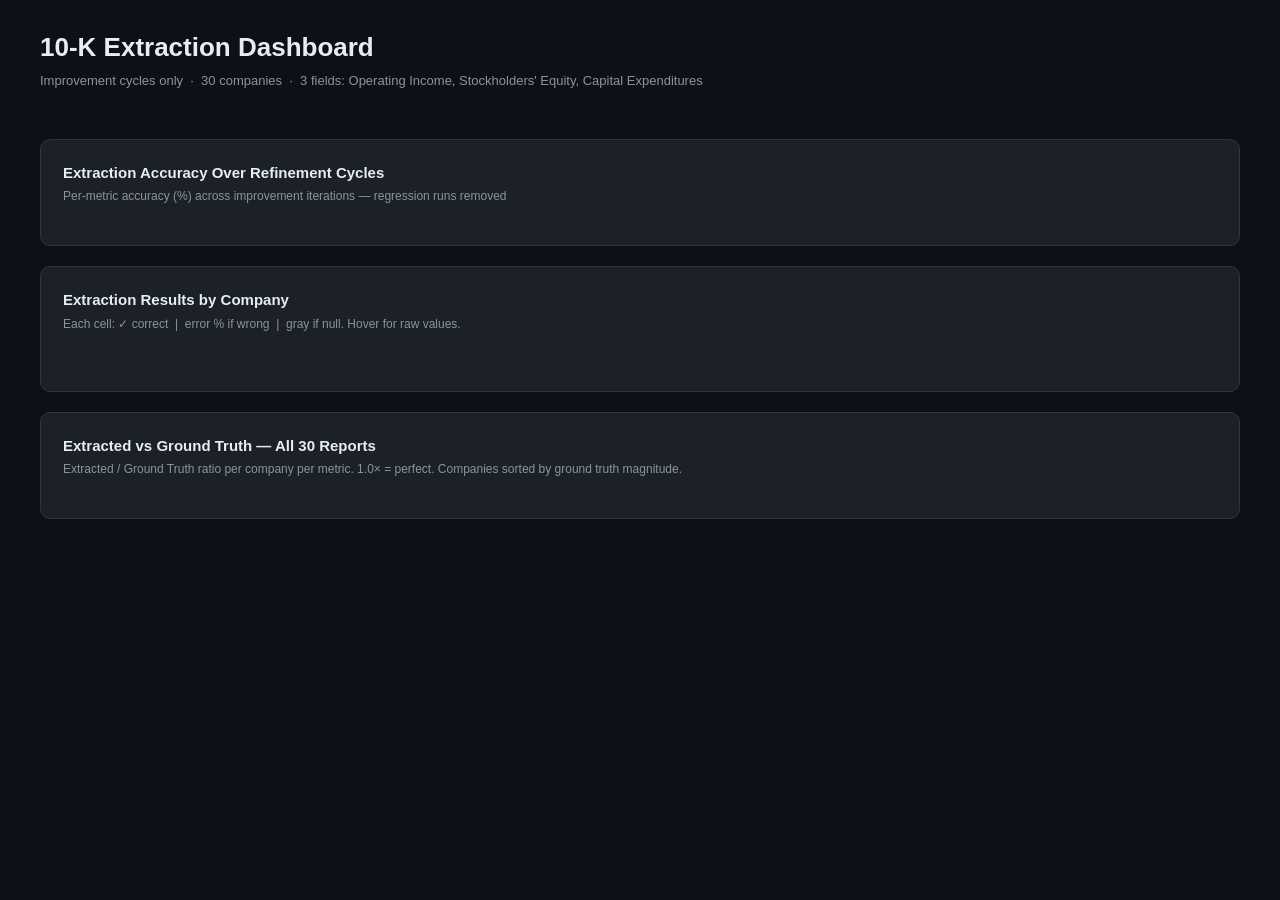
<file: dashboard.html>
<!DOCTYPE html>
<html lang="en">
<head>
<meta charset="UTF-8">
<meta name="viewport" content="width=device-width, initial-scale=1.0">
<title>10-K Extraction Dashboard</title>
<script src="https://d3js.org/d3.v7.min.js"></script>
<style>
*,*::before,*::after{box-sizing:border-box;margin:0;padding:0}
:root{
  --bg:#0d1117;--surface:#161b22;--border:#30363d;
  --text:#e6edf3;--muted:#8b949e;--dimmed:#6e7681;
  --green:#3fb950;--red:#f85149;--orange:#f0883e;--amber:#d29922;
  --blue:#58a6ff;--purple:#bc8cff;--gold:#f0883e;
  --card:#1c2128;
}
*,*::before,*::after{box-sizing:border-box;margin:0;padding:0}
body{background:var(--bg);color:var(--text);font-family:-apple-system,BlinkMacSystemFont,'Segoe UI',sans-serif;font-size:14px;line-height:1.5;padding:28px}
.dash{max-width:1200px;margin:0 auto}
header{margin-bottom:28px}
header h1{font-size:26px;font-weight:700;margin-bottom:4px}
header p{color:var(--muted);font-size:13px}
.stats{display:grid;grid-template-columns:repeat(4,1fr);gap:14px;margin-bottom:20px}
.sc{background:var(--card);border:1px solid var(--border);border-radius:10px;padding:18px}
.sc-label{font-size:11px;color:var(--muted);text-transform:uppercase;letter-spacing:.06em;margin-bottom:6px}
.sc-val{font-size:30px;font-weight:700}
.sc-sub{font-size:11px;color:var(--muted);margin-top:3px}
.green{color:var(--green)}.blue{color:var(--blue)}.purple{color:var(--purple)}.gold{color:var(--gold)}
.card{background:var(--card);border:1px solid var(--border);border-radius:10px;padding:22px;margin-bottom:20px}
.card h2{font-size:15px;font-weight:600;margin-bottom:3px}
.card .sub{font-size:12px;color:var(--muted);margin-bottom:18px}
.three{display:grid;grid-template-columns:repeat(3,1fr);gap:16px}
svg text{font-family:-apple-system,BlinkMacSystemFont,'Segoe UI',sans-serif}
.axis text{fill:var(--muted);font-size:11px}
.axis path,.axis line{stroke:var(--border)}
.grid line{stroke:var(--border);stroke-opacity:.4}
.grid path{stroke-width:0}
.leg{display:flex;flex-wrap:wrap;gap:6px 20px;margin-top:12px}
.leg-item{display:inline-flex;align-items:center;gap:6px;font-size:12px;color:var(--muted)}
.leg-line{width:22px;height:3px;border-radius:2px;flex-shrink:0}

/* Run filter toolbar */
.run-filter{display:flex;align-items:center;gap:10px;margin-bottom:18px;flex-wrap:wrap}
.run-filter-label{font-size:12px;color:var(--muted);white-space:nowrap}
.run-btn{
  background:#21262d;border:1px solid var(--border);border-radius:20px;
  color:var(--muted);font-size:12px;padding:5px 14px;cursor:pointer;
  transition:all .15s;white-space:nowrap;
}
.run-btn:hover{border-color:#58a6ff;color:var(--text)}
.run-btn.active{background:#1f6feb;border-color:#388bfd;color:#fff;font-weight:600}
.run-accuracy-badge{
  font-size:10px;background:#0d1117;border-radius:10px;
  padding:1px 6px;margin-left:4px;opacity:.8;
}

#tip{position:fixed;background:#2d333b;border:1px solid var(--border);border-radius:8px;padding:9px 13px;font-size:12px;color:var(--text);pointer-events:none;opacity:0;transition:opacity .12s;line-height:1.7;max-width:240px;z-index:999}
</style>
</head>
<body>
<div class="dash">

<header>
  <h1>10-K Extraction Dashboard</h1>
  <p>Improvement cycles only &nbsp;·&nbsp; 30 companies &nbsp;·&nbsp; 3 fields: Operating Income, Stockholders' Equity, Capital Expenditures</p>
</header>

<div class="stats" id="stats"></div>

<div class="card">
  <h2>Extraction Accuracy Over Refinement Cycles</h2>
  <div class="sub">Per-metric accuracy (%) across improvement iterations — regression runs removed</div>
  <div id="acc-chart"></div>
  <div class="leg" id="acc-leg"></div>
</div>

<div class="card">
  <h2>Extraction Results by Company</h2>
  <div class="sub">Each cell: ✓ correct &nbsp;|&nbsp; error % if wrong &nbsp;|&nbsp; gray if null. Hover for raw values.</div>
  <div class="run-filter" id="run-filter"></div>
  <div id="heatmap"></div>
</div>

<div class="card">
  <h2>Extracted vs Ground Truth — All 30 Reports</h2>
  <div class="sub">Extracted / Ground Truth ratio per company per metric. 1.0× = perfect. Companies sorted by ground truth magnitude.</div>
  <div class="three" id="forest"></div>
</div>

</div>
<div id="tip"></div>

<script>
const RESULTS = [{"run_id":"2026-05-03T01:40:57","company":"AAPL","year":2025,"metric":"capital_expenditures","ground_truth":12715000000,"extracted":12715000000,"error_pct":0.0,"correct":1},{"run_id":"2026-05-03T01:40:57","company":"AAPL","year":2025,"metric":"operating_income","ground_truth":133050000000,"extracted":133050000000,"error_pct":0.0,"correct":1},{"run_id":"2026-05-03T01:40:57","company":"AAPL","year":2025,"metric":"stockholders_equity","ground_truth":73733000000,"extracted":73733000000,"error_pct":0.0,"correct":1},{"run_id":"2026-05-03T01:40:57","company":"ABBV","year":2025,"metric":"capital_expenditures","ground_truth":1214000000,"extracted":1214000000,"error_pct":0.0,"correct":1},{"run_id":"2026-05-03T01:40:57","company":"ABBV","year":2025,"metric":"operating_income","ground_truth":15075000000,"extracted":15075000000,"error_pct":0.0,"correct":1},{"run_id":"2026-05-03T01:40:57","company":"ABBV","year":2025,"metric":"stockholders_equity","ground_truth":-3270000000,"extracted":-3228000000,"error_pct":1.28,"correct":0},{"run_id":"2026-05-03T01:40:57","company":"AMD","year":2025,"metric":"capital_expenditures","ground_truth":974000000,"extracted":1012000000,"error_pct":3.9,"correct":0},{"run_id":"2026-05-03T01:40:57","company":"AMD","year":2025,"metric":"operating_income","ground_truth":3694000000,"extracted":3694000000,"error_pct":0.0,"correct":1},{"run_id":"2026-05-03T01:40:57","company":"AMD","year":2025,"metric":"stockholders_equity","ground_truth":62999000000,"extracted":62999000000,"error_pct":0.0,"correct":1},{"run_id":"2026-05-03T01:40:57","company":"AMGN","year":2025,"metric":"capital_expenditures","ground_truth":1858000000,"extracted":1858000000,"error_pct":0.0,"correct":1},{"run_id":"2026-05-03T01:40:57","company":"AMGN","year":2025,"metric":"operating_income","ground_truth":9080000000,"extracted":9080000000,"error_pct":0.0,"correct":1},{"run_id":"2026-05-03T01:40:57","company":"AMGN","year":2025,"metric":"stockholders_equity","ground_truth":8658000000,"extracted":8658000000,"error_pct":0.0,"correct":1},{"run_id":"2026-05-03T01:40:57","company":"AMZN","year":2016,"metric":"capital_expenditures","ground_truth":6737000000,"extracted":6737000000,"error_pct":0.0,"correct":1},{"run_id":"2026-05-03T01:40:57","company":"AMZN","year":2016,"metric":"operating_income","ground_truth":4186000000,"extracted":4186000000,"error_pct":0.0,"correct":1},{"run_id":"2026-05-03T01:40:57","company":"AMZN","year":2016,"metric":"stockholders_equity","ground_truth":19285000000,"extracted":19285000000,"error_pct":0.0,"correct":1},{"run_id":"2026-05-03T01:40:57","company":"AVGO","year":2025,"metric":"capital_expenditures","ground_truth":623000000,"extracted":623000000,"error_pct":0.0,"correct":1},{"run_id":"2026-05-03T01:40:57","company":"AVGO","year":2025,"metric":"operating_income","ground_truth":25484000000,"extracted":25484000000,"error_pct":0.0,"correct":1},{"run_id":"2026-05-03T01:40:57","company":"AVGO","year":2025,"metric":"stockholders_equity","ground_truth":81292000000,"extracted":81292000000,"error_pct":0.0,"correct":1},{"run_id":"2026-05-03T01:40:57","company":"BIIB","year":2021,"metric":"capital_expenditures","ground_truth":258100000,"extracted":258100000,"error_pct":0.0,"correct":1},{"run_id":"2026-05-03T01:40:57","company":"BIIB","year":2021,"metric":"operating_income","ground_truth":2840700000,"extracted":2840700000,"error_pct":0.0,"correct":1},{"run_id":"2026-05-03T01:40:57","company":"BIIB","year":2021,"metric":"stockholders_equity","ground_truth":10896200000,"extracted":10896200000,"error_pct":0.0,"correct":1},{"run_id":"2026-05-03T01:40:57","company":"BKNG","year":2025,"metric":"capital_expenditures","ground_truth":322000000,"extracted":322000000,"error_pct":0.0,"correct":1},{"run_id":"2026-05-03T01:40:57","company":"BKNG","year":2025,"metric":"operating_income","ground_truth":8825000000,"extracted":8825000000,"error_pct":0.0,"correct":1},{"run_id":"2026-05-03T01:40:57","company":"BKNG","year":2025,"metric":"stockholders_equity","ground_truth":-5578000000,"extracted":-5578000000,"error_pct":0.0,"correct":1},{"run_id":"2026-05-03T01:40:57","company":"BLK","year":2025,"metric":"capital_expenditures","ground_truth":375000000,"extracted":375000000,"error_pct":0.0,"correct":1},{"run_id":"2026-05-03T01:40:57","company":"BLK","year":2025,"metric":"operating_income","ground_truth":7045000000,"extracted":7045000000,"error_pct":0.0,"correct":1},{"run_id":"2026-05-03T01:40:57","company":"BLK","year":2025,"metric":"stockholders_equity","ground_truth":55888000000,"extracted":55888000000,"error_pct":0.0,"correct":1},{"run_id":"2026-05-03T01:40:57","company":"CMG","year":2025,"metric":"capital_expenditures","ground_truth":666336000,"extracted":666336000,"error_pct":0.0,"correct":1},{"run_id":"2026-05-03T01:40:57","company":"CMG","year":2025,"metric":"operating_income","ground_truth":1935798000,"extracted":1935798000,"error_pct":0.0,"correct":1},{"run_id":"2026-05-03T01:40:57","company":"CMG","year":2025,"metric":"stockholders_equity","ground_truth":2830607000,"extracted":2830607000,"error_pct":0.0,"correct":1},{"run_id":"2026-05-03T01:40:57","company":"COST","year":2025,"metric":"capital_expenditures","ground_truth":5498000000,"extracted":5498000000,"error_pct":0.0,"correct":1},{"run_id":"2026-05-03T01:40:57","company":"COST","year":2025,"metric":"operating_income","ground_truth":10383000000,"extracted":10383000000,"error_pct":0.0,"correct":1},{"run_id":"2026-05-03T01:40:57","company":"COST","year":2025,"metric":"stockholders_equity","ground_truth":29164000000,"extracted":29164000000,"error_pct":0.0,"correct":1},{"run_id":"2026-05-03T01:40:57","company":"CVS","year":2025,"metric":"capital_expenditures","ground_truth":2832000000,"extracted":2832000000,"error_pct":0.0,"correct":1},{"run_id":"2026-05-03T01:40:57","company":"CVS","year":2025,"metric":"operating_income","ground_truth":4660000000,"extracted":4660000000,"error_pct":0.0,"correct":1},{"run_id":"2026-05-03T01:40:57","company":"CVS","year":2025,"metric":"stockholders_equity","ground_truth":75214000000,"extracted":75382000000,"error_pct":0.22,"correct":0},{"run_id":"2026-05-03T01:40:57","company":"GILD","year":2025,"metric":"capital_expenditures","ground_truth":563000000,"extracted":563000000,"error_pct":0.0,"correct":1},{"run_id":"2026-05-03T01:40:57","company":"GILD","year":2025,"metric":"operating_income","ground_truth":10022000000,"extracted":10022000000,"error_pct":0.0,"correct":1},{"run_id":"2026-05-03T01:40:57","company":"GILD","year":2025,"metric":"stockholders_equity","ground_truth":22703000000,"extracted":22618000000,"error_pct":0.37,"correct":0},{"run_id":"2026-05-03T01:40:57","company":"GOOGL","year":2025,"metric":"capital_expenditures","ground_truth":91447000000,"extracted":91447000000,"error_pct":0.0,"correct":1},{"run_id":"2026-05-03T01:40:57","company":"GOOGL","year":2025,"metric":"operating_income","ground_truth":129039000000,"extracted":129039000000,"error_pct":0.0,"correct":1},{"run_id":"2026-05-03T01:40:57","company":"GOOGL","year":2025,"metric":"stockholders_equity","ground_truth":415265000000,"extracted":415265000000,"error_pct":0.0,"correct":1},{"run_id":"2026-05-03T01:40:57","company":"KHC","year":2025,"metric":"capital_expenditures","ground_truth":801000000,"extracted":801000000,"error_pct":0.0,"correct":1},{"run_id":"2026-05-03T01:40:57","company":"KHC","year":2025,"metric":"operating_income","ground_truth":-4669000000,"extracted":-4669000000,"error_pct":0.0,"correct":1},{"run_id":"2026-05-03T01:40:57","company":"KHC","year":2025,"metric":"stockholders_equity","ground_truth":41664000000,"extracted":41664000000,"error_pct":0.0,"correct":1},{"run_id":"2026-05-03T01:40:57","company":"KO","year":2025,"metric":"capital_expenditures","ground_truth":2112000000,"extracted":2112000000,"error_pct":0.0,"correct":1},{"run_id":"2026-05-03T01:40:57","company":"KO","year":2025,"metric":"operating_income","ground_truth":13762000000,"extracted":13762000000,"error_pct":0.0,"correct":1},{"run_id":"2026-05-03T01:40:57","company":"KO","year":2025,"metric":"stockholders_equity","ground_truth":32169000000,"extracted":32169000000,"error_pct":0.0,"correct":1},{"run_id":"2026-05-03T01:40:57","company":"LOW","year":2026,"metric":"capital_expenditures","ground_truth":2213000000,"extracted":2213000000,"error_pct":0.0,"correct":1},{"run_id":"2026-05-03T01:40:57","company":"LOW","year":2026,"metric":"operating_income","ground_truth":10153000000,"extracted":10153000000,"error_pct":0.0,"correct":1},{"run_id":"2026-05-03T01:40:57","company":"LOW","year":2026,"metric":"stockholders_equity","ground_truth":-9917000000,"extracted":-9917000000,"error_pct":0.0,"correct":1},{"run_id":"2026-05-03T01:40:57","company":"MDLZ","year":2025,"metric":"capital_expenditures","ground_truth":1279000000,"extracted":1279000000,"error_pct":0.0,"correct":1},{"run_id":"2026-05-03T01:40:57","company":"MDLZ","year":2025,"metric":"operating_income","ground_truth":3548000000,"extracted":3548000000,"error_pct":0.0,"correct":1},{"run_id":"2026-05-03T01:40:57","company":"MDLZ","year":2025,"metric":"stockholders_equity","ground_truth":25838000000,"extracted":25891000000,"error_pct":0.21,"correct":0},{"run_id":"2026-05-03T01:40:57","company":"META","year":2025,"metric":"capital_expenditures","ground_truth":69691000000,"extracted":69691000000,"error_pct":0.0,"correct":1},{"run_id":"2026-05-03T01:40:57","company":"META","year":2025,"metric":"operating_income","ground_truth":83276000000,"extracted":83276000000,"error_pct":0.0,"correct":1},{"run_id":"2026-05-03T01:40:57","company":"META","year":2025,"metric":"stockholders_equity","ground_truth":217243000000,"extracted":217243000000,"error_pct":0.0,"correct":1},{"run_id":"2026-05-03T01:40:57","company":"MO","year":2025,"metric":"capital_expenditures","ground_truth":216000000,"extracted":216000000,"error_pct":0.0,"correct":1},{"run_id":"2026-05-03T01:40:57","company":"MO","year":2025,"metric":"operating_income","ground_truth":9899000000,"extracted":9899000000,"error_pct":0.0,"correct":1},{"run_id":"2026-05-03T01:40:57","company":"MO","year":2025,"metric":"stockholders_equity","ground_truth":-3502000000,"extracted":-3452000000,"error_pct":1.43,"correct":0},{"run_id":"2026-05-03T01:40:57","company":"MSFT","year":2025,"metric":"capital_expenditures","ground_truth":64551000000,"extracted":64551000000,"error_pct":0.0,"correct":1},{"run_id":"2026-05-03T01:40:57","company":"MSFT","year":2025,"metric":"operating_income","ground_truth":128528000000,"extracted":null,"error_pct":null,"correct":0},{"run_id":"2026-05-03T01:40:57","company":"MSFT","year":2025,"metric":"stockholders_equity","ground_truth":343479000000,"extracted":343479000000,"error_pct":0.0,"correct":1},{"run_id":"2026-05-03T01:40:57","company":"NVDA","year":2012,"metric":"capital_expenditures","ground_truth":138735000,"extracted":138735000,"error_pct":0.0,"correct":1},{"run_id":"2026-05-03T01:40:57","company":"NVDA","year":2012,"metric":"operating_income","ground_truth":648299000,"extracted":648299000,"error_pct":0.0,"correct":1},{"run_id":"2026-05-03T01:40:57","company":"NVDA","year":2012,"metric":"stockholders_equity","ground_truth":4145724000,"extracted":4145724000,"error_pct":0.0,"correct":1},{"run_id":"2026-05-03T01:40:57","company":"ORCL","year":2025,"metric":"capital_expenditures","ground_truth":21215000000,"extracted":21215000000,"error_pct":0.0,"correct":1},{"run_id":"2026-05-03T01:40:57","company":"ORCL","year":2025,"metric":"operating_income","ground_truth":17678000000,"extracted":17678000000,"error_pct":0.0,"correct":1},{"run_id":"2026-05-03T01:40:57","company":"ORCL","year":2025,"metric":"stockholders_equity","ground_truth":20451000000,"extracted":20969000000,"error_pct":2.53,"correct":0},{"run_id":"2026-05-03T01:40:57","company":"PG","year":2025,"metric":"capital_expenditures","ground_truth":3773000000,"extracted":3773000000,"error_pct":0.0,"correct":1},{"run_id":"2026-05-03T01:40:57","company":"PG","year":2025,"metric":"operating_income","ground_truth":20451000000,"extracted":20451000000,"error_pct":0.0,"correct":1},{"run_id":"2026-05-03T01:40:57","company":"PG","year":2025,"metric":"stockholders_equity","ground_truth":52284000000,"extracted":52284000000,"error_pct":0.0,"correct":1},{"run_id":"2026-05-03T01:40:57","company":"PM","year":2025,"metric":"capital_expenditures","ground_truth":1569000000,"extracted":1569000000,"error_pct":0.0,"correct":1},{"run_id":"2026-05-03T01:40:57","company":"PM","year":2025,"metric":"operating_income","ground_truth":14892000000,"extracted":14892000000,"error_pct":0.0,"correct":1},{"run_id":"2026-05-03T01:40:57","company":"PM","year":2025,"metric":"stockholders_equity","ground_truth":-9994000000,"extracted":-8028000000,"error_pct":19.67,"correct":0},{"run_id":"2026-05-03T01:40:57","company":"SBUX","year":2025,"metric":"capital_expenditures","ground_truth":2305500000,"extracted":2305500000,"error_pct":0.0,"correct":1},{"run_id":"2026-05-03T01:40:57","company":"SBUX","year":2025,"metric":"operating_income","ground_truth":2936600000,"extracted":2936600000,"error_pct":0.0,"correct":1},{"run_id":"2026-05-03T01:40:57","company":"SBUX","year":2025,"metric":"stockholders_equity","ground_truth":-8096600000,"extracted":-8089200000,"error_pct":0.09,"correct":0},{"run_id":"2026-05-03T01:40:57","company":"SLB","year":2023,"metric":"capital_expenditures","ground_truth":1939000000,"extracted":1939000000,"error_pct":0.0,"correct":1},{"run_id":"2026-05-03T01:40:57","company":"SLB","year":2023,"metric":"operating_income","ground_truth":6523000000,"extracted":5282000000,"error_pct":19.02,"correct":0},{"run_id":"2026-05-03T01:40:57","company":"SLB","year":2023,"metric":"stockholders_equity","ground_truth":20189000000,"extracted":20189000000,"error_pct":0.0,"correct":1},{"run_id":"2026-05-03T01:40:57","company":"TJX","year":2019,"metric":"capital_expenditures","ground_truth":1125139000,"extracted":1125100000,"error_pct":0.0,"correct":0},{"run_id":"2026-05-03T01:40:57","company":"TJX","year":2019,"metric":"operating_income","ground_truth":4763227000,"extracted":null,"error_pct":null,"correct":0},{"run_id":"2026-05-03T01:40:57","company":"TJX","year":2019,"metric":"stockholders_equity","ground_truth":5048606000,"extracted":5048606000,"error_pct":0.0,"correct":1},{"run_id":"2026-05-03T01:40:57","company":"UNH","year":2025,"metric":"capital_expenditures","ground_truth":3622000000,"extracted":3622000000,"error_pct":0.0,"correct":1},{"run_id":"2026-05-03T01:40:57","company":"UNH","year":2025,"metric":"operating_income","ground_truth":18964000000,"extracted":18964000000,"error_pct":0.0,"correct":1},{"run_id":"2026-05-03T01:40:57","company":"UNH","year":2025,"metric":"stockholders_equity","ground_truth":100090000000,"extracted":100090000000,"error_pct":0.0,"correct":1},{"run_id":"2026-05-03T01:40:57","company":"WMT","year":2026,"metric":"capital_expenditures","ground_truth":26642000000,"extracted":26642000000,"error_pct":0.0,"correct":1},{"run_id":"2026-05-03T01:40:57","company":"WMT","year":2026,"metric":"operating_income","ground_truth":29825000000,"extracted":29825000000,"error_pct":0.0,"correct":1},{"run_id":"2026-05-03T01:40:57","company":"WMT","year":2026,"metric":"stockholders_equity","ground_truth":99617000000,"extracted":105887000000,"error_pct":6.29,"correct":0},{"run_id":"2026-05-03T09:58:17","company":"AAPL","year":2025,"metric":"capital_expenditures","ground_truth":12715000000,"extracted":12715000000,"error_pct":0.0,"correct":1},{"run_id":"2026-05-03T09:58:17","company":"AAPL","year":2025,"metric":"operating_income","ground_truth":133050000000,"extracted":133050000000,"error_pct":0.0,"correct":1},{"run_id":"2026-05-03T09:58:17","company":"AAPL","year":2025,"metric":"stockholders_equity","ground_truth":73733000000,"extracted":73733000000,"error_pct":0.0,"correct":1},{"run_id":"2026-05-03T09:58:17","company":"ABBV","year":2025,"metric":"capital_expenditures","ground_truth":1214000000,"extracted":1214000000,"error_pct":0.0,"correct":1},{"run_id":"2026-05-03T09:58:17","company":"ABBV","year":2025,"metric":"operating_income","ground_truth":15075000000,"extracted":15075000000,"error_pct":0.0,"correct":1},{"run_id":"2026-05-03T09:58:17","company":"ABBV","year":2025,"metric":"stockholders_equity","ground_truth":-3270000000,"extracted":-3228000000,"error_pct":1.28,"correct":0},{"run_id":"2026-05-03T09:58:17","company":"AMD","year":2025,"metric":"capital_expenditures","ground_truth":974000000,"extracted":974000000,"error_pct":0.0,"correct":1},{"run_id":"2026-05-03T09:58:17","company":"AMD","year":2025,"metric":"operating_income","ground_truth":3694000000,"extracted":3694000000,"error_pct":0.0,"correct":1},{"run_id":"2026-05-03T09:58:17","company":"AMD","year":2025,"metric":"stockholders_equity","ground_truth":62999000000,"extracted":62999000000,"error_pct":0.0,"correct":1},{"run_id":"2026-05-03T09:58:17","company":"AMGN","year":2025,"metric":"capital_expenditures","ground_truth":1858000000,"extracted":1858000000,"error_pct":0.0,"correct":1},{"run_id":"2026-05-03T09:58:17","company":"AMGN","year":2025,"metric":"operating_income","ground_truth":9080000000,"extracted":9080000000,"error_pct":0.0,"correct":1},{"run_id":"2026-05-03T09:58:17","company":"AMGN","year":2025,"metric":"stockholders_equity","ground_truth":8658000000,"extracted":8658000000,"error_pct":0.0,"correct":1},{"run_id":"2026-05-03T09:58:17","company":"AMZN","year":2016,"metric":"capital_expenditures","ground_truth":6737000000,"extracted":6737000000,"error_pct":0.0,"correct":1},{"run_id":"2026-05-03T09:58:17","company":"AMZN","year":2016,"metric":"operating_income","ground_truth":4186000000,"extracted":4186000000,"error_pct":0.0,"correct":1},{"run_id":"2026-05-03T09:58:17","company":"AMZN","year":2016,"metric":"stockholders_equity","ground_truth":19285000000,"extracted":19285000000,"error_pct":0.0,"correct":1},{"run_id":"2026-05-03T09:58:17","company":"AVGO","year":2025,"metric":"capital_expenditures","ground_truth":623000000,"extracted":623000000,"error_pct":0.0,"correct":1},{"run_id":"2026-05-03T09:58:17","company":"AVGO","year":2025,"metric":"operating_income","ground_truth":25484000000,"extracted":25484000000,"error_pct":0.0,"correct":1},{"run_id":"2026-05-03T09:58:17","company":"AVGO","year":2025,"metric":"stockholders_equity","ground_truth":81292000000,"extracted":81292000000,"error_pct":0.0,"correct":1},{"run_id":"2026-05-03T09:58:17","company":"BIIB","year":2021,"metric":"capital_expenditures","ground_truth":258100000,"extracted":258100000,"error_pct":0.0,"correct":1},{"run_id":"2026-05-03T09:58:17","company":"BIIB","year":2021,"metric":"operating_income","ground_truth":2840700000,"extracted":2840700000,"error_pct":0.0,"correct":1},{"run_id":"2026-05-03T09:58:17","company":"BIIB","year":2021,"metric":"stockholders_equity","ground_truth":10896200000,"extracted":10896200000,"error_pct":0.0,"correct":1},{"run_id":"2026-05-03T09:58:17","company":"BKNG","year":2025,"metric":"capital_expenditures","ground_truth":322000000,"extracted":322000000,"error_pct":0.0,"correct":1},{"run_id":"2026-05-03T09:58:17","company":"BKNG","year":2025,"metric":"operating_income","ground_truth":8825000000,"extracted":8825000000,"error_pct":0.0,"correct":1},{"run_id":"2026-05-03T09:58:17","company":"BKNG","year":2025,"metric":"stockholders_equity","ground_truth":-5578000000,"extracted":-5578000000,"error_pct":0.0,"correct":1},{"run_id":"2026-05-03T09:58:17","company":"BLK","year":2025,"metric":"capital_expenditures","ground_truth":375000000,"extracted":375000000,"error_pct":0.0,"correct":1},{"run_id":"2026-05-03T09:58:17","company":"BLK","year":2025,"metric":"operating_income","ground_truth":7045000000,"extracted":7045000000,"error_pct":0.0,"correct":1},{"run_id":"2026-05-03T09:58:17","company":"BLK","year":2025,"metric":"stockholders_equity","ground_truth":55888000000,"extracted":55888000000,"error_pct":0.0,"correct":1},{"run_id":"2026-05-03T09:58:17","company":"CMG","year":2025,"metric":"capital_expenditures","ground_truth":666336000,"extracted":666336000,"error_pct":0.0,"correct":1},{"run_id":"2026-05-03T09:58:17","company":"CMG","year":2025,"metric":"operating_income","ground_truth":1935798000,"extracted":1935798000,"error_pct":0.0,"correct":1},{"run_id":"2026-05-03T09:58:17","company":"CMG","year":2025,"metric":"stockholders_equity","ground_truth":2830607000,"extracted":2830607000,"error_pct":0.0,"correct":1},{"run_id":"2026-05-03T09:58:17","company":"COST","year":2025,"metric":"capital_expenditures","ground_truth":5498000000,"extracted":5498000000,"error_pct":0.0,"correct":1},{"run_id":"2026-05-03T09:58:17","company":"COST","year":2025,"metric":"operating_income","ground_truth":10383000000,"extracted":10383000000,"error_pct":0.0,"correct":1},{"run_id":"2026-05-03T09:58:17","company":"COST","year":2025,"metric":"stockholders_equity","ground_truth":29164000000,"extracted":29164000000,"error_pct":0.0,"correct":1},{"run_id":"2026-05-03T09:58:17","company":"CVS","year":2025,"metric":"capital_expenditures","ground_truth":2832000000,"extracted":2832000000,"error_pct":0.0,"correct":1},{"run_id":"2026-05-03T09:58:17","company":"CVS","year":2025,"metric":"operating_income","ground_truth":4660000000,"extracted":4660000000,"error_pct":0.0,"correct":1},{"run_id":"2026-05-03T09:58:17","company":"CVS","year":2025,"metric":"stockholders_equity","ground_truth":75214000000,"extracted":75382000000,"error_pct":0.22,"correct":0},{"run_id":"2026-05-03T09:58:17","company":"GILD","year":2025,"metric":"capital_expenditures","ground_truth":563000000,"extracted":563000000,"error_pct":0.0,"correct":1},{"run_id":"2026-05-03T09:58:17","company":"GILD","year":2025,"metric":"operating_income","ground_truth":10022000000,"extracted":10022000000,"error_pct":0.0,"correct":1},{"run_id":"2026-05-03T09:58:17","company":"GILD","year":2025,"metric":"stockholders_equity","ground_truth":22703000000,"extracted":22618000000,"error_pct":0.37,"correct":0},{"run_id":"2026-05-03T09:58:17","company":"GOOGL","year":2025,"metric":"capital_expenditures","ground_truth":91447000000,"extracted":91447000000,"error_pct":0.0,"correct":1},{"run_id":"2026-05-03T09:58:17","company":"GOOGL","year":2025,"metric":"operating_income","ground_truth":129039000000,"extracted":129039000000,"error_pct":0.0,"correct":1},{"run_id":"2026-05-03T09:58:17","company":"GOOGL","year":2025,"metric":"stockholders_equity","ground_truth":415265000000,"extracted":415265000000,"error_pct":0.0,"correct":1},{"run_id":"2026-05-03T09:58:17","company":"KHC","year":2025,"metric":"capital_expenditures","ground_truth":801000000,"extracted":801000000,"error_pct":0.0,"correct":1},{"run_id":"2026-05-03T09:58:17","company":"KHC","year":2025,"metric":"operating_income","ground_truth":-4669000000,"extracted":-4669000000,"error_pct":0.0,"correct":1},{"run_id":"2026-05-03T09:58:17","company":"KHC","year":2025,"metric":"stockholders_equity","ground_truth":41664000000,"extracted":41777000000,"error_pct":0.27,"correct":0},{"run_id":"2026-05-03T09:58:17","company":"KO","year":2025,"metric":"capital_expenditures","ground_truth":2112000000,"extracted":2112000000,"error_pct":0.0,"correct":1},{"run_id":"2026-05-03T09:58:17","company":"KO","year":2025,"metric":"operating_income","ground_truth":13762000000,"extracted":13762000000,"error_pct":0.0,"correct":1},{"run_id":"2026-05-03T09:58:17","company":"KO","year":2025,"metric":"stockholders_equity","ground_truth":32169000000,"extracted":32169000000,"error_pct":0.0,"correct":1},{"run_id":"2026-05-03T09:58:17","company":"LOW","year":2026,"metric":"capital_expenditures","ground_truth":2213000000,"extracted":2213000000,"error_pct":0.0,"correct":1},{"run_id":"2026-05-03T09:58:17","company":"LOW","year":2026,"metric":"operating_income","ground_truth":10153000000,"extracted":10153000000,"error_pct":0.0,"correct":1},{"run_id":"2026-05-03T09:58:17","company":"LOW","year":2026,"metric":"stockholders_equity","ground_truth":-9917000000,"extracted":-9917000000,"error_pct":0.0,"correct":1},{"run_id":"2026-05-03T09:58:17","company":"MDLZ","year":2025,"metric":"capital_expenditures","ground_truth":1279000000,"extracted":1279000000,"error_pct":0.0,"correct":1},{"run_id":"2026-05-03T09:58:17","company":"MDLZ","year":2025,"metric":"operating_income","ground_truth":3548000000,"extracted":3548000000,"error_pct":0.0,"correct":1},{"run_id":"2026-05-03T09:58:17","company":"MDLZ","year":2025,"metric":"stockholders_equity","ground_truth":25838000000,"extracted":25838000000,"error_pct":0.0,"correct":1},{"run_id":"2026-05-03T09:58:17","company":"META","year":2025,"metric":"capital_expenditures","ground_truth":69691000000,"extracted":69691000000,"error_pct":0.0,"correct":1},{"run_id":"2026-05-03T09:58:17","company":"META","year":2025,"metric":"operating_income","ground_truth":83276000000,"extracted":83276000000,"error_pct":0.0,"correct":1},{"run_id":"2026-05-03T09:58:17","company":"META","year":2025,"metric":"stockholders_equity","ground_truth":217243000000,"extracted":217243000000,"error_pct":0.0,"correct":1},{"run_id":"2026-05-03T09:58:17","company":"MO","year":2025,"metric":"capital_expenditures","ground_truth":216000000,"extracted":216000000,"error_pct":0.0,"correct":1},{"run_id":"2026-05-03T09:58:17","company":"MO","year":2025,"metric":"operating_income","ground_truth":9899000000,"extracted":9899000000,"error_pct":0.0,"correct":1},{"run_id":"2026-05-03T09:58:17","company":"MO","year":2025,"metric":"stockholders_equity","ground_truth":-3502000000,"extracted":-3452000000,"error_pct":1.43,"correct":0},{"run_id":"2026-05-03T09:58:17","company":"MSFT","year":2025,"metric":"capital_expenditures","ground_truth":64551000000,"extracted":64551000000,"error_pct":0.0,"correct":1},{"run_id":"2026-05-03T09:58:17","company":"MSFT","year":2025,"metric":"operating_income","ground_truth":128528000000,"extracted":128528000000,"error_pct":0.0,"correct":1},{"run_id":"2026-05-03T09:58:17","company":"MSFT","year":2025,"metric":"stockholders_equity","ground_truth":343479000000,"extracted":343479000000,"error_pct":0.0,"correct":1},{"run_id":"2026-05-03T09:58:17","company":"NVDA","year":2012,"metric":"capital_expenditures","ground_truth":138735000,"extracted":138735000,"error_pct":0.0,"correct":1},{"run_id":"2026-05-03T09:58:17","company":"NVDA","year":2012,"metric":"operating_income","ground_truth":648299000,"extracted":648299000,"error_pct":0.0,"correct":1},{"run_id":"2026-05-03T09:58:17","company":"NVDA","year":2012,"metric":"stockholders_equity","ground_truth":4145724000,"extracted":4145724000,"error_pct":0.0,"correct":1},{"run_id":"2026-05-03T09:58:17","company":"ORCL","year":2025,"metric":"capital_expenditures","ground_truth":21215000000,"extracted":21215000000,"error_pct":0.0,"correct":1},{"run_id":"2026-05-03T09:58:17","company":"ORCL","year":2025,"metric":"operating_income","ground_truth":17678000000,"extracted":17678000000,"error_pct":0.0,"correct":1},{"run_id":"2026-05-03T09:58:17","company":"ORCL","year":2025,"metric":"stockholders_equity","ground_truth":20451000000,"extracted":20969000000,"error_pct":2.53,"correct":0},{"run_id":"2026-05-03T09:58:17","company":"PG","year":2025,"metric":"capital_expenditures","ground_truth":3773000000,"extracted":3773000000,"error_pct":0.0,"correct":1},{"run_id":"2026-05-03T09:58:17","company":"PG","year":2025,"metric":"operating_income","ground_truth":20451000000,"extracted":20451000000,"error_pct":0.0,"correct":1},{"run_id":"2026-05-03T09:58:17","company":"PG","year":2025,"metric":"stockholders_equity","ground_truth":52284000000,"extracted":52284000000,"error_pct":0.0,"correct":1},{"run_id":"2026-05-03T09:58:17","company":"PM","year":2025,"metric":"capital_expenditures","ground_truth":1569000000,"extracted":1569000000,"error_pct":0.0,"correct":1},{"run_id":"2026-05-03T09:58:17","company":"PM","year":2025,"metric":"operating_income","ground_truth":14892000000,"extracted":14892000000,"error_pct":0.0,"correct":1},{"run_id":"2026-05-03T09:58:17","company":"PM","year":2025,"metric":"stockholders_equity","ground_truth":-9994000000,"extracted":-8028000000,"error_pct":19.67,"correct":0},{"run_id":"2026-05-03T09:58:17","company":"SBUX","year":2025,"metric":"capital_expenditures","ground_truth":2305500000,"extracted":2305500000,"error_pct":0.0,"correct":1},{"run_id":"2026-05-03T09:58:17","company":"SBUX","year":2025,"metric":"operating_income","ground_truth":2936600000,"extracted":2936600000,"error_pct":0.0,"correct":1},{"run_id":"2026-05-03T09:58:17","company":"SBUX","year":2025,"metric":"stockholders_equity","ground_truth":-8096600000,"extracted":-8089200000,"error_pct":0.09,"correct":0},{"run_id":"2026-05-03T09:58:17","company":"SLB","year":2023,"metric":"capital_expenditures","ground_truth":1939000000,"extracted":1939000000,"error_pct":0.0,"correct":1},{"run_id":"2026-05-03T09:58:17","company":"SLB","year":2023,"metric":"operating_income","ground_truth":6523000000,"extracted":5282000000,"error_pct":19.02,"correct":0},{"run_id":"2026-05-03T09:58:17","company":"SLB","year":2023,"metric":"stockholders_equity","ground_truth":20189000000,"extracted":20189000000,"error_pct":0.0,"correct":1},{"run_id":"2026-05-03T09:58:17","company":"TJX","year":2019,"metric":"capital_expenditures","ground_truth":1125139000,"extracted":1125100000,"error_pct":0.0,"correct":0},{"run_id":"2026-05-03T09:58:17","company":"TJX","year":2019,"metric":"operating_income","ground_truth":4763227000,"extracted":11141757000,"error_pct":133.91,"correct":0},{"run_id":"2026-05-03T09:58:17","company":"TJX","year":2019,"metric":"stockholders_equity","ground_truth":5048606000,"extracted":5048606000,"error_pct":0.0,"correct":1},{"run_id":"2026-05-03T09:58:17","company":"UNH","year":2025,"metric":"capital_expenditures","ground_truth":3622000000,"extracted":3622000000,"error_pct":0.0,"correct":1},{"run_id":"2026-05-03T09:58:17","company":"UNH","year":2025,"metric":"operating_income","ground_truth":18964000000,"extracted":18964000000,"error_pct":0.0,"correct":1},{"run_id":"2026-05-03T09:58:17","company":"UNH","year":2025,"metric":"stockholders_equity","ground_truth":100090000000,"extracted":100090000000,"error_pct":0.0,"correct":1},{"run_id":"2026-05-03T09:58:17","company":"WMT","year":2026,"metric":"capital_expenditures","ground_truth":26642000000,"extracted":26642000000,"error_pct":0.0,"correct":1},{"run_id":"2026-05-03T09:58:17","company":"WMT","year":2026,"metric":"operating_income","ground_truth":29825000000,"extracted":29825000000,"error_pct":0.0,"correct":1},{"run_id":"2026-05-03T09:58:17","company":"WMT","year":2026,"metric":"stockholders_equity","ground_truth":99617000000,"extracted":99617000000,"error_pct":0.0,"correct":1},{"run_id":"2026-05-03T10:25:36","company":"AAPL","year":2025,"metric":"capital_expenditures","ground_truth":12715000000,"extracted":12715000000,"error_pct":0.0,"correct":1},{"run_id":"2026-05-03T10:25:36","company":"AAPL","year":2025,"metric":"operating_income","ground_truth":133050000000,"extracted":133050000000,"error_pct":0.0,"correct":1},{"run_id":"2026-05-03T10:25:36","company":"AAPL","year":2025,"metric":"stockholders_equity","ground_truth":73733000000,"extracted":73733000000,"error_pct":0.0,"correct":1},{"run_id":"2026-05-03T10:25:36","company":"ABBV","year":2025,"metric":"capital_expenditures","ground_truth":1214000000,"extracted":1214000000,"error_pct":0.0,"correct":1},{"run_id":"2026-05-03T10:25:36","company":"ABBV","year":2025,"metric":"operating_income","ground_truth":15075000000,"extracted":15075000000,"error_pct":0.0,"correct":1},{"run_id":"2026-05-03T10:25:36","company":"ABBV","year":2025,"metric":"stockholders_equity","ground_truth":-3270000000,"extracted":-3270000000,"error_pct":0.0,"correct":1},{"run_id":"2026-05-03T10:25:36","company":"AMD","year":2025,"metric":"capital_expenditures","ground_truth":974000000,"extracted":974000000,"error_pct":0.0,"correct":1},{"run_id":"2026-05-03T10:25:36","company":"AMD","year":2025,"metric":"operating_income","ground_truth":3694000000,"extracted":3694000000,"error_pct":0.0,"correct":1},{"run_id":"2026-05-03T10:25:36","company":"AMD","year":2025,"metric":"stockholders_equity","ground_truth":62999000000,"extracted":62999000000,"error_pct":0.0,"correct":1},{"run_id":"2026-05-03T10:25:36","company":"AMGN","year":2025,"metric":"capital_expenditures","ground_truth":1858000000,"extracted":1858000000,"error_pct":0.0,"correct":1},{"run_id":"2026-05-03T10:25:36","company":"AMGN","year":2025,"metric":"operating_income","ground_truth":9080000000,"extracted":9080000000,"error_pct":0.0,"correct":1},{"run_id":"2026-05-03T10:25:36","company":"AMGN","year":2025,"metric":"stockholders_equity","ground_truth":8658000000,"extracted":8658000000,"error_pct":0.0,"correct":1},{"run_id":"2026-05-03T10:25:36","company":"AMZN","year":2016,"metric":"capital_expenditures","ground_truth":6737000000,"extracted":6737000000,"error_pct":0.0,"correct":1},{"run_id":"2026-05-03T10:25:36","company":"AMZN","year":2016,"metric":"operating_income","ground_truth":4186000000,"extracted":4186000000,"error_pct":0.0,"correct":1},{"run_id":"2026-05-03T10:25:36","company":"AMZN","year":2016,"metric":"stockholders_equity","ground_truth":19285000000,"extracted":19285000000,"error_pct":0.0,"correct":1},{"run_id":"2026-05-03T10:25:36","company":"AVGO","year":2025,"metric":"capital_expenditures","ground_truth":623000000,"extracted":623000000,"error_pct":0.0,"correct":1},{"run_id":"2026-05-03T10:25:36","company":"AVGO","year":2025,"metric":"operating_income","ground_truth":25484000000,"extracted":25484000000,"error_pct":0.0,"correct":1},{"run_id":"2026-05-03T10:25:36","company":"AVGO","year":2025,"metric":"stockholders_equity","ground_truth":81292000000,"extracted":81292000000,"error_pct":0.0,"correct":1},{"run_id":"2026-05-03T10:25:36","company":"BIIB","year":2021,"metric":"capital_expenditures","ground_truth":258100000,"extracted":258100000,"error_pct":0.0,"correct":1},{"run_id":"2026-05-03T10:25:36","company":"BIIB","year":2021,"metric":"operating_income","ground_truth":2840700000,"extracted":2840700000,"error_pct":0.0,"correct":1},{"run_id":"2026-05-03T10:25:36","company":"BIIB","year":2021,"metric":"stockholders_equity","ground_truth":10896200000,"extracted":10896200000,"error_pct":0.0,"correct":1},{"run_id":"2026-05-03T10:25:36","company":"BKNG","year":2025,"metric":"capital_expenditures","ground_truth":322000000,"extracted":322000000,"error_pct":0.0,"correct":1},{"run_id":"2026-05-03T10:25:36","company":"BKNG","year":2025,"metric":"operating_income","ground_truth":8825000000,"extracted":8825000000,"error_pct":0.0,"correct":1},{"run_id":"2026-05-03T10:25:36","company":"BKNG","year":2025,"metric":"stockholders_equity","ground_truth":-5578000000,"extracted":-5578000000,"error_pct":0.0,"correct":1},{"run_id":"2026-05-03T10:25:36","company":"BLK","year":2025,"metric":"capital_expenditures","ground_truth":375000000,"extracted":375000000,"error_pct":0.0,"correct":1},{"run_id":"2026-05-03T10:25:36","company":"BLK","year":2025,"metric":"operating_income","ground_truth":7045000000,"extracted":7045000000,"error_pct":0.0,"correct":1},{"run_id":"2026-05-03T10:25:36","company":"BLK","year":2025,"metric":"stockholders_equity","ground_truth":55888000000,"extracted":55888000000,"error_pct":0.0,"correct":1},{"run_id":"2026-05-03T10:25:36","company":"CMG","year":2025,"metric":"capital_expenditures","ground_truth":666336000,"extracted":666336000,"error_pct":0.0,"correct":1},{"run_id":"2026-05-03T10:25:36","company":"CMG","year":2025,"metric":"operating_income","ground_truth":1935798000,"extracted":1935798000,"error_pct":0.0,"correct":1},{"run_id":"2026-05-03T10:25:36","company":"CMG","year":2025,"metric":"stockholders_equity","ground_truth":2830607000,"extracted":2830607000,"error_pct":0.0,"correct":1},{"run_id":"2026-05-03T10:25:36","company":"COST","year":2025,"metric":"capital_expenditures","ground_truth":5498000000,"extracted":5498000000,"error_pct":0.0,"correct":1},{"run_id":"2026-05-03T10:25:36","company":"COST","year":2025,"metric":"operating_income","ground_truth":10383000000,"extracted":10383000000,"error_pct":0.0,"correct":1},{"run_id":"2026-05-03T10:25:36","company":"COST","year":2025,"metric":"stockholders_equity","ground_truth":29164000000,"extracted":29164000000,"error_pct":0.0,"correct":1},{"run_id":"2026-05-03T10:25:36","company":"CVS","year":2025,"metric":"capital_expenditures","ground_truth":2832000000,"extracted":2832000000,"error_pct":0.0,"correct":1},{"run_id":"2026-05-03T10:25:36","company":"CVS","year":2025,"metric":"operating_income","ground_truth":4660000000,"extracted":4660000000,"error_pct":0.0,"correct":1},{"run_id":"2026-05-03T10:25:36","company":"CVS","year":2025,"metric":"stockholders_equity","ground_truth":75214000000,"extracted":75214000000,"error_pct":0.0,"correct":1},{"run_id":"2026-05-03T10:25:36","company":"GILD","year":2025,"metric":"capital_expenditures","ground_truth":563000000,"extracted":563000000,"error_pct":0.0,"correct":1},{"run_id":"2026-05-03T10:25:36","company":"GILD","year":2025,"metric":"operating_income","ground_truth":10022000000,"extracted":10022000000,"error_pct":0.0,"correct":1},{"run_id":"2026-05-03T10:25:36","company":"GILD","year":2025,"metric":"stockholders_equity","ground_truth":22703000000,"extracted":22703000000,"error_pct":0.0,"correct":1},{"run_id":"2026-05-03T10:25:36","company":"GOOGL","year":2025,"metric":"capital_expenditures","ground_truth":91447000000,"extracted":91447000000,"error_pct":0.0,"correct":1},{"run_id":"2026-05-03T10:25:36","company":"GOOGL","year":2025,"metric":"operating_income","ground_truth":129039000000,"extracted":129039000000,"error_pct":0.0,"correct":1},{"run_id":"2026-05-03T10:25:36","company":"GOOGL","year":2025,"metric":"stockholders_equity","ground_truth":415265000000,"extracted":415265000000,"error_pct":0.0,"correct":1},{"run_id":"2026-05-03T10:25:36","company":"KHC","year":2025,"metric":"capital_expenditures","ground_truth":801000000,"extracted":801000000,"error_pct":0.0,"correct":1},{"run_id":"2026-05-03T10:25:36","company":"KHC","year":2025,"metric":"operating_income","ground_truth":-4669000000,"extracted":-4669000000,"error_pct":0.0,"correct":1},{"run_id":"2026-05-03T10:25:36","company":"KHC","year":2025,"metric":"stockholders_equity","ground_truth":41664000000,"extracted":41664000000,"error_pct":0.0,"correct":1},{"run_id":"2026-05-03T10:25:36","company":"KO","year":2025,"metric":"capital_expenditures","ground_truth":2112000000,"extracted":2112000000,"error_pct":0.0,"correct":1},{"run_id":"2026-05-03T10:25:36","company":"KO","year":2025,"metric":"operating_income","ground_truth":13762000000,"extracted":13762000000,"error_pct":0.0,"correct":1},{"run_id":"2026-05-03T10:25:36","company":"KO","year":2025,"metric":"stockholders_equity","ground_truth":32169000000,"extracted":32169000000,"error_pct":0.0,"correct":1},{"run_id":"2026-05-03T10:25:36","company":"LOW","year":2026,"metric":"capital_expenditures","ground_truth":2213000000,"extracted":2213000000,"error_pct":0.0,"correct":1},{"run_id":"2026-05-03T10:25:36","company":"LOW","year":2026,"metric":"operating_income","ground_truth":10153000000,"extracted":10153000000,"error_pct":0.0,"correct":1},{"run_id":"2026-05-03T10:25:36","company":"LOW","year":2026,"metric":"stockholders_equity","ground_truth":-9917000000,"extracted":-9917000000,"error_pct":0.0,"correct":1},{"run_id":"2026-05-03T10:25:36","company":"MDLZ","year":2025,"metric":"capital_expenditures","ground_truth":1279000000,"extracted":1279000000,"error_pct":0.0,"correct":1},{"run_id":"2026-05-03T10:25:36","company":"MDLZ","year":2025,"metric":"operating_income","ground_truth":3548000000,"extracted":3548000000,"error_pct":0.0,"correct":1},{"run_id":"2026-05-03T10:25:36","company":"MDLZ","year":2025,"metric":"stockholders_equity","ground_truth":25838000000,"extracted":25838000000,"error_pct":0.0,"correct":1},{"run_id":"2026-05-03T10:25:36","company":"META","year":2025,"metric":"capital_expenditures","ground_truth":69691000000,"extracted":69691000000,"error_pct":0.0,"correct":1},{"run_id":"2026-05-03T10:25:36","company":"META","year":2025,"metric":"operating_income","ground_truth":83276000000,"extracted":83276000000,"error_pct":0.0,"correct":1},{"run_id":"2026-05-03T10:25:36","company":"META","year":2025,"metric":"stockholders_equity","ground_truth":217243000000,"extracted":217243000000,"error_pct":0.0,"correct":1},{"run_id":"2026-05-03T10:25:36","company":"MO","year":2025,"metric":"capital_expenditures","ground_truth":216000000,"extracted":216000000,"error_pct":0.0,"correct":1},{"run_id":"2026-05-03T10:25:36","company":"MO","year":2025,"metric":"operating_income","ground_truth":9899000000,"extracted":9899000000,"error_pct":0.0,"correct":1},{"run_id":"2026-05-03T10:25:36","company":"MO","year":2025,"metric":"stockholders_equity","ground_truth":-3502000000,"extracted":-3502000000,"error_pct":0.0,"correct":1},{"run_id":"2026-05-03T10:25:36","company":"MSFT","year":2025,"metric":"capital_expenditures","ground_truth":64551000000,"extracted":64551000000,"error_pct":0.0,"correct":1},{"run_id":"2026-05-03T10:25:36","company":"MSFT","year":2025,"metric":"operating_income","ground_truth":128528000000,"extracted":128528000000,"error_pct":0.0,"correct":1},{"run_id":"2026-05-03T10:25:36","company":"MSFT","year":2025,"metric":"stockholders_equity","ground_truth":343479000000,"extracted":343479000000,"error_pct":0.0,"correct":1},{"run_id":"2026-05-03T10:25:36","company":"NVDA","year":2012,"metric":"capital_expenditures","ground_truth":138735000,"extracted":138735000,"error_pct":0.0,"correct":1},{"run_id":"2026-05-03T10:25:36","company":"NVDA","year":2012,"metric":"operating_income","ground_truth":648299000,"extracted":648299000,"error_pct":0.0,"correct":1},{"run_id":"2026-05-03T10:25:36","company":"NVDA","year":2012,"metric":"stockholders_equity","ground_truth":4145724000,"extracted":4145724000,"error_pct":0.0,"correct":1},{"run_id":"2026-05-03T10:25:36","company":"ORCL","year":2025,"metric":"capital_expenditures","ground_truth":21215000000,"extracted":21215000000,"error_pct":0.0,"correct":1},{"run_id":"2026-05-03T10:25:36","company":"ORCL","year":2025,"metric":"operating_income","ground_truth":17678000000,"extracted":17678000000,"error_pct":0.0,"correct":1},{"run_id":"2026-05-03T10:25:36","company":"ORCL","year":2025,"metric":"stockholders_equity","ground_truth":20451000000,"extracted":20451000000,"error_pct":0.0,"correct":1},{"run_id":"2026-05-03T10:25:36","company":"PG","year":2025,"metric":"capital_expenditures","ground_truth":3773000000,"extracted":3773000000,"error_pct":0.0,"correct":1},{"run_id":"2026-05-03T10:25:36","company":"PG","year":2025,"metric":"operating_income","ground_truth":20451000000,"extracted":20451000000,"error_pct":0.0,"correct":1},{"run_id":"2026-05-03T10:25:36","company":"PG","year":2025,"metric":"stockholders_equity","ground_truth":52284000000,"extracted":52284000000,"error_pct":0.0,"correct":1},{"run_id":"2026-05-03T10:25:36","company":"PM","year":2025,"metric":"capital_expenditures","ground_truth":1569000000,"extracted":1569000000,"error_pct":0.0,"correct":1},{"run_id":"2026-05-03T10:25:36","company":"PM","year":2025,"metric":"operating_income","ground_truth":14892000000,"extracted":14892000000,"error_pct":0.0,"correct":1},{"run_id":"2026-05-03T10:25:36","company":"PM","year":2025,"metric":"stockholders_equity","ground_truth":-9994000000,"extracted":-9994000000,"error_pct":0.0,"correct":1},{"run_id":"2026-05-03T10:25:36","company":"SBUX","year":2025,"metric":"capital_expenditures","ground_truth":2305500000,"extracted":2305500000,"error_pct":0.0,"correct":1},{"run_id":"2026-05-03T10:25:36","company":"SBUX","year":2025,"metric":"operating_income","ground_truth":2936600000,"extracted":2936600000,"error_pct":0.0,"correct":1},{"run_id":"2026-05-03T10:25:36","company":"SBUX","year":2025,"metric":"stockholders_equity","ground_truth":-8096600000,"extracted":-8096600000,"error_pct":0.0,"correct":1},{"run_id":"2026-05-03T10:25:36","company":"SLB","year":2023,"metric":"capital_expenditures","ground_truth":1939000000,"extracted":1939000000,"error_pct":0.0,"correct":1},{"run_id":"2026-05-03T10:25:36","company":"SLB","year":2023,"metric":"operating_income","ground_truth":6523000000,"extracted":5282000000,"error_pct":19.02,"correct":0},{"run_id":"2026-05-03T10:25:36","company":"SLB","year":2023,"metric":"stockholders_equity","ground_truth":20189000000,"extracted":20189000000,"error_pct":0.0,"correct":1},{"run_id":"2026-05-03T10:25:36","company":"TJX","year":2019,"metric":"capital_expenditures","ground_truth":1125139000,"extracted":1125100000,"error_pct":0.0,"correct":0},{"run_id":"2026-05-03T10:25:36","company":"TJX","year":2019,"metric":"operating_income","ground_truth":4763227000,"extracted":4173211000,"error_pct":12.39,"correct":0},{"run_id":"2026-05-03T10:25:36","company":"TJX","year":2019,"metric":"stockholders_equity","ground_truth":5048606000,"extracted":5048606000,"error_pct":0.0,"correct":1},{"run_id":"2026-05-03T10:25:36","company":"UNH","year":2025,"metric":"capital_expenditures","ground_truth":3622000000,"extracted":3622000000,"error_pct":0.0,"correct":1},{"run_id":"2026-05-03T10:25:36","company":"UNH","year":2025,"metric":"operating_income","ground_truth":18964000000,"extracted":18964000000,"error_pct":0.0,"correct":1},{"run_id":"2026-05-03T10:25:36","company":"UNH","year":2025,"metric":"stockholders_equity","ground_truth":100090000000,"extracted":100090000000,"error_pct":0.0,"correct":1},{"run_id":"2026-05-03T10:25:36","company":"WMT","year":2026,"metric":"capital_expenditures","ground_truth":26642000000,"extracted":26642000000,"error_pct":0.0,"correct":1},{"run_id":"2026-05-03T10:25:36","company":"WMT","year":2026,"metric":"operating_income","ground_truth":29825000000,"extracted":29825000000,"error_pct":0.0,"correct":1},{"run_id":"2026-05-03T10:25:36","company":"WMT","year":2026,"metric":"stockholders_equity","ground_truth":99617000000,"extracted":99617000000,"error_pct":0.0,"correct":1},{"run_id":"2026-05-03T14:30:04","company":"AAPL","year":2025,"metric":"capital_expenditures","ground_truth":12715000000,"extracted":12715000000,"error_pct":0.0,"correct":1},{"run_id":"2026-05-03T14:30:04","company":"AAPL","year":2025,"metric":"operating_income","ground_truth":133050000000,"extracted":133050000000,"error_pct":0.0,"correct":1},{"run_id":"2026-05-03T14:30:04","company":"AAPL","year":2025,"metric":"stockholders_equity","ground_truth":73733000000,"extracted":73733000000,"error_pct":0.0,"correct":1},{"run_id":"2026-05-03T14:30:04","company":"ABBV","year":2025,"metric":"capital_expenditures","ground_truth":1214000000,"extracted":1214000000,"error_pct":0.0,"correct":1},{"run_id":"2026-05-03T14:30:04","company":"ABBV","year":2025,"metric":"operating_income","ground_truth":15075000000,"extracted":15075000000,"error_pct":0.0,"correct":1},{"run_id":"2026-05-03T14:30:04","company":"ABBV","year":2025,"metric":"stockholders_equity","ground_truth":-3270000000,"extracted":-3270000000,"error_pct":0.0,"correct":1},{"run_id":"2026-05-03T14:30:04","company":"AMD","year":2025,"metric":"capital_expenditures","ground_truth":974000000,"extracted":974000000,"error_pct":0.0,"correct":1},{"run_id":"2026-05-03T14:30:04","company":"AMD","year":2025,"metric":"operating_income","ground_truth":3694000000,"extracted":3694000000,"error_pct":0.0,"correct":1},{"run_id":"2026-05-03T14:30:04","company":"AMD","year":2025,"metric":"stockholders_equity","ground_truth":62999000000,"extracted":62999000000,"error_pct":0.0,"correct":1},{"run_id":"2026-05-03T14:30:04","company":"AMGN","year":2025,"metric":"capital_expenditures","ground_truth":1858000000,"extracted":1858000000,"error_pct":0.0,"correct":1},{"run_id":"2026-05-03T14:30:04","company":"AMGN","year":2025,"metric":"operating_income","ground_truth":9080000000,"extracted":9080000000,"error_pct":0.0,"correct":1},{"run_id":"2026-05-03T14:30:04","company":"AMGN","year":2025,"metric":"stockholders_equity","ground_truth":8658000000,"extracted":8658000000,"error_pct":0.0,"correct":1},{"run_id":"2026-05-03T14:30:04","company":"AMZN","year":2016,"metric":"capital_expenditures","ground_truth":6737000000,"extracted":6737000000,"error_pct":0.0,"correct":1},{"run_id":"2026-05-03T14:30:04","company":"AMZN","year":2016,"metric":"operating_income","ground_truth":4186000000,"extracted":4186000000,"error_pct":0.0,"correct":1},{"run_id":"2026-05-03T14:30:04","company":"AMZN","year":2016,"metric":"stockholders_equity","ground_truth":19285000000,"extracted":19285000000,"error_pct":0.0,"correct":1},{"run_id":"2026-05-03T14:30:04","company":"AVGO","year":2025,"metric":"capital_expenditures","ground_truth":623000000,"extracted":623000000,"error_pct":0.0,"correct":1},{"run_id":"2026-05-03T14:30:04","company":"AVGO","year":2025,"metric":"operating_income","ground_truth":25484000000,"extracted":25484000000,"error_pct":0.0,"correct":1},{"run_id":"2026-05-03T14:30:04","company":"AVGO","year":2025,"metric":"stockholders_equity","ground_truth":81292000000,"extracted":81292000000,"error_pct":0.0,"correct":1},{"run_id":"2026-05-03T14:30:04","company":"BIIB","year":2021,"metric":"capital_expenditures","ground_truth":258100000,"extracted":258100000,"error_pct":0.0,"correct":1},{"run_id":"2026-05-03T14:30:04","company":"BIIB","year":2021,"metric":"operating_income","ground_truth":2840700000,"extracted":2840700000,"error_pct":0.0,"correct":1},{"run_id":"2026-05-03T14:30:04","company":"BIIB","year":2021,"metric":"stockholders_equity","ground_truth":10896200000,"extracted":10896200000,"error_pct":0.0,"correct":1},{"run_id":"2026-05-03T14:30:04","company":"BKNG","year":2025,"metric":"capital_expenditures","ground_truth":322000000,"extracted":322000000,"error_pct":0.0,"correct":1},{"run_id":"2026-05-03T14:30:04","company":"BKNG","year":2025,"metric":"operating_income","ground_truth":8825000000,"extracted":8825000000,"error_pct":0.0,"correct":1},{"run_id":"2026-05-03T14:30:04","company":"BKNG","year":2025,"metric":"stockholders_equity","ground_truth":-5578000000,"extracted":-5578000000,"error_pct":0.0,"correct":1},{"run_id":"2026-05-03T14:30:04","company":"BLK","year":2025,"metric":"capital_expenditures","ground_truth":375000000,"extracted":375000000,"error_pct":0.0,"correct":1},{"run_id":"2026-05-03T14:30:04","company":"BLK","year":2025,"metric":"operating_income","ground_truth":7045000000,"extracted":7045000000,"error_pct":0.0,"correct":1},{"run_id":"2026-05-03T14:30:04","company":"BLK","year":2025,"metric":"stockholders_equity","ground_truth":55888000000,"extracted":55888000000,"error_pct":0.0,"correct":1},{"run_id":"2026-05-03T14:30:04","company":"CMG","year":2025,"metric":"capital_expenditures","ground_truth":666336000,"extracted":666336000,"error_pct":0.0,"correct":1},{"run_id":"2026-05-03T14:30:04","company":"CMG","year":2025,"metric":"operating_income","ground_truth":1935798000,"extracted":1935798000,"error_pct":0.0,"correct":1},{"run_id":"2026-05-03T14:30:04","company":"CMG","year":2025,"metric":"stockholders_equity","ground_truth":2830607000,"extracted":2830607000,"error_pct":0.0,"correct":1},{"run_id":"2026-05-03T14:30:04","company":"COST","year":2025,"metric":"capital_expenditures","ground_truth":5498000000,"extracted":5498000000,"error_pct":0.0,"correct":1},{"run_id":"2026-05-03T14:30:04","company":"COST","year":2025,"metric":"operating_income","ground_truth":10383000000,"extracted":10383000000,"error_pct":0.0,"correct":1},{"run_id":"2026-05-03T14:30:04","company":"COST","year":2025,"metric":"stockholders_equity","ground_truth":29164000000,"extracted":29164000000,"error_pct":0.0,"correct":1},{"run_id":"2026-05-03T14:30:04","company":"CVS","year":2025,"metric":"capital_expenditures","ground_truth":2832000000,"extracted":2832000000,"error_pct":0.0,"correct":1},{"run_id":"2026-05-03T14:30:04","company":"CVS","year":2025,"metric":"operating_income","ground_truth":4660000000,"extracted":4660000000,"error_pct":0.0,"correct":1},{"run_id":"2026-05-03T14:30:04","company":"CVS","year":2025,"metric":"stockholders_equity","ground_truth":75214000000,"extracted":75214000000,"error_pct":0.0,"correct":1},{"run_id":"2026-05-03T14:30:04","company":"GILD","year":2025,"metric":"capital_expenditures","ground_truth":563000000,"extracted":563000000,"error_pct":0.0,"correct":1},{"run_id":"2026-05-03T14:30:04","company":"GILD","year":2025,"metric":"operating_income","ground_truth":10022000000,"extracted":10022000000,"error_pct":0.0,"correct":1},{"run_id":"2026-05-03T14:30:04","company":"GILD","year":2025,"metric":"stockholders_equity","ground_truth":22703000000,"extracted":22703000000,"error_pct":0.0,"correct":1},{"run_id":"2026-05-03T14:30:04","company":"GOOGL","year":2025,"metric":"capital_expenditures","ground_truth":91447000000,"extracted":91447000000,"error_pct":0.0,"correct":1},{"run_id":"2026-05-03T14:30:04","company":"GOOGL","year":2025,"metric":"operating_income","ground_truth":129039000000,"extracted":129039000000,"error_pct":0.0,"correct":1},{"run_id":"2026-05-03T14:30:04","company":"GOOGL","year":2025,"metric":"stockholders_equity","ground_truth":415265000000,"extracted":415265000000,"error_pct":0.0,"correct":1},{"run_id":"2026-05-03T14:30:04","company":"KHC","year":2025,"metric":"capital_expenditures","ground_truth":801000000,"extracted":801000000,"error_pct":0.0,"correct":1},{"run_id":"2026-05-03T14:30:04","company":"KHC","year":2025,"metric":"operating_income","ground_truth":-4669000000,"extracted":-4669000000,"error_pct":0.0,"correct":1},{"run_id":"2026-05-03T14:30:04","company":"KHC","year":2025,"metric":"stockholders_equity","ground_truth":41664000000,"extracted":41664000000,"error_pct":0.0,"correct":1},{"run_id":"2026-05-03T14:30:04","company":"KO","year":2025,"metric":"capital_expenditures","ground_truth":2112000000,"extracted":2112000000,"error_pct":0.0,"correct":1},{"run_id":"2026-05-03T14:30:04","company":"KO","year":2025,"metric":"operating_income","ground_truth":13762000000,"extracted":13762000000,"error_pct":0.0,"correct":1},{"run_id":"2026-05-03T14:30:04","company":"KO","year":2025,"metric":"stockholders_equity","ground_truth":32169000000,"extracted":32169000000,"error_pct":0.0,"correct":1},{"run_id":"2026-05-03T14:30:04","company":"LOW","year":2026,"metric":"capital_expenditures","ground_truth":2213000000,"extracted":2213000000,"error_pct":0.0,"correct":1},{"run_id":"2026-05-03T14:30:04","company":"LOW","year":2026,"metric":"operating_income","ground_truth":10153000000,"extracted":10153000000,"error_pct":0.0,"correct":1},{"run_id":"2026-05-03T14:30:04","company":"LOW","year":2026,"metric":"stockholders_equity","ground_truth":-9917000000,"extracted":-9917000000,"error_pct":0.0,"correct":1},{"run_id":"2026-05-03T14:30:04","company":"MDLZ","year":2025,"metric":"capital_expenditures","ground_truth":1279000000,"extracted":1279000000,"error_pct":0.0,"correct":1},{"run_id":"2026-05-03T14:30:04","company":"MDLZ","year":2025,"metric":"operating_income","ground_truth":3548000000,"extracted":3548000000,"error_pct":0.0,"correct":1},{"run_id":"2026-05-03T14:30:04","company":"MDLZ","year":2025,"metric":"stockholders_equity","ground_truth":25838000000,"extracted":25838000000,"error_pct":0.0,"correct":1},{"run_id":"2026-05-03T14:30:04","company":"META","year":2025,"metric":"capital_expenditures","ground_truth":69691000000,"extracted":69691000000,"error_pct":0.0,"correct":1},{"run_id":"2026-05-03T14:30:04","company":"META","year":2025,"metric":"operating_income","ground_truth":83276000000,"extracted":83276000000,"error_pct":0.0,"correct":1},{"run_id":"2026-05-03T14:30:04","company":"META","year":2025,"metric":"stockholders_equity","ground_truth":217243000000,"extracted":217243000000,"error_pct":0.0,"correct":1},{"run_id":"2026-05-03T14:30:04","company":"MO","year":2025,"metric":"capital_expenditures","ground_truth":216000000,"extracted":216000000,"error_pct":0.0,"correct":1},{"run_id":"2026-05-03T14:30:04","company":"MO","year":2025,"metric":"operating_income","ground_truth":9899000000,"extracted":9899000000,"error_pct":0.0,"correct":1},{"run_id":"2026-05-03T14:30:04","company":"MO","year":2025,"metric":"stockholders_equity","ground_truth":-3502000000,"extracted":-3502000000,"error_pct":0.0,"correct":1},{"run_id":"2026-05-03T14:30:04","company":"MSFT","year":2025,"metric":"capital_expenditures","ground_truth":64551000000,"extracted":64551000000,"error_pct":0.0,"correct":1},{"run_id":"2026-05-03T14:30:04","company":"MSFT","year":2025,"metric":"operating_income","ground_truth":128528000000,"extracted":128528000000,"error_pct":0.0,"correct":1},{"run_id":"2026-05-03T14:30:04","company":"MSFT","year":2025,"metric":"stockholders_equity","ground_truth":343479000000,"extracted":343479000000,"error_pct":0.0,"correct":1},{"run_id":"2026-05-03T14:30:04","company":"NVDA","year":2012,"metric":"capital_expenditures","ground_truth":138735000,"extracted":138735000,"error_pct":0.0,"correct":1},{"run_id":"2026-05-03T14:30:04","company":"NVDA","year":2012,"metric":"operating_income","ground_truth":648299000,"extracted":648299000,"error_pct":0.0,"correct":1},{"run_id":"2026-05-03T14:30:04","company":"NVDA","year":2012,"metric":"stockholders_equity","ground_truth":4145724000,"extracted":4145724000,"error_pct":0.0,"correct":1},{"run_id":"2026-05-03T14:30:04","company":"ORCL","year":2025,"metric":"capital_expenditures","ground_truth":21215000000,"extracted":21215000000,"error_pct":0.0,"correct":1},{"run_id":"2026-05-03T14:30:04","company":"ORCL","year":2025,"metric":"operating_income","ground_truth":17678000000,"extracted":17678000000,"error_pct":0.0,"correct":1},{"run_id":"2026-05-03T14:30:04","company":"ORCL","year":2025,"metric":"stockholders_equity","ground_truth":20451000000,"extracted":20451000000,"error_pct":0.0,"correct":1},{"run_id":"2026-05-03T14:30:04","company":"PG","year":2025,"metric":"capital_expenditures","ground_truth":3773000000,"extracted":3773000000,"error_pct":0.0,"correct":1},{"run_id":"2026-05-03T14:30:04","company":"PG","year":2025,"metric":"operating_income","ground_truth":20451000000,"extracted":20451000000,"error_pct":0.0,"correct":1},{"run_id":"2026-05-03T14:30:04","company":"PG","year":2025,"metric":"stockholders_equity","ground_truth":52284000000,"extracted":52284000000,"error_pct":0.0,"correct":1},{"run_id":"2026-05-03T14:30:04","company":"PM","year":2025,"metric":"capital_expenditures","ground_truth":1569000000,"extracted":1569000000,"error_pct":0.0,"correct":1},{"run_id":"2026-05-03T14:30:04","company":"PM","year":2025,"metric":"operating_income","ground_truth":14892000000,"extracted":14892000000,"error_pct":0.0,"correct":1},{"run_id":"2026-05-03T14:30:04","company":"PM","year":2025,"metric":"stockholders_equity","ground_truth":-9994000000,"extracted":-9994000000,"error_pct":0.0,"correct":1},{"run_id":"2026-05-03T14:30:04","company":"SBUX","year":2025,"metric":"capital_expenditures","ground_truth":2305500000,"extracted":2305500000,"error_pct":0.0,"correct":1},{"run_id":"2026-05-03T14:30:04","company":"SBUX","year":2025,"metric":"operating_income","ground_truth":2936600000,"extracted":2936600000,"error_pct":0.0,"correct":1},{"run_id":"2026-05-03T14:30:04","company":"SBUX","year":2025,"metric":"stockholders_equity","ground_truth":-8096600000,"extracted":-8096600000,"error_pct":0.0,"correct":1},{"run_id":"2026-05-03T14:30:04","company":"SLB","year":2023,"metric":"capital_expenditures","ground_truth":1939000000,"extracted":1939000000,"error_pct":0.0,"correct":1},{"run_id":"2026-05-03T14:30:04","company":"SLB","year":2023,"metric":"operating_income","ground_truth":6523000000,"extracted":6523000000,"error_pct":0.0,"correct":1},{"run_id":"2026-05-03T14:30:04","company":"SLB","year":2023,"metric":"stockholders_equity","ground_truth":20189000000,"extracted":20189000000,"error_pct":0.0,"correct":1},{"run_id":"2026-05-03T14:30:04","company":"TJX","year":2019,"metric":"capital_expenditures","ground_truth":1125139000,"extracted":1125100000,"error_pct":0.0,"correct":0},{"run_id":"2026-05-03T14:30:04","company":"TJX","year":2019,"metric":"operating_income","ground_truth":4763227000,"extracted":4182073000,"error_pct":12.2,"correct":0},{"run_id":"2026-05-03T14:30:04","company":"TJX","year":2019,"metric":"stockholders_equity","ground_truth":5048606000,"extracted":5048606000,"error_pct":0.0,"correct":1},{"run_id":"2026-05-03T14:30:04","company":"UNH","year":2025,"metric":"capital_expenditures","ground_truth":3622000000,"extracted":3622000000,"error_pct":0.0,"correct":1},{"run_id":"2026-05-03T14:30:04","company":"UNH","year":2025,"metric":"operating_income","ground_truth":18964000000,"extracted":18964000000,"error_pct":0.0,"correct":1},{"run_id":"2026-05-03T14:30:04","company":"UNH","year":2025,"metric":"stockholders_equity","ground_truth":100090000000,"extracted":100090000000,"error_pct":0.0,"correct":1},{"run_id":"2026-05-03T14:30:04","company":"WMT","year":2026,"metric":"capital_expenditures","ground_truth":26642000000,"extracted":26642000000,"error_pct":0.0,"correct":1},{"run_id":"2026-05-03T14:30:04","company":"WMT","year":2026,"metric":"operating_income","ground_truth":29825000000,"extracted":29825000000,"error_pct":0.0,"correct":1},{"run_id":"2026-05-03T14:30:04","company":"WMT","year":2026,"metric":"stockholders_equity","ground_truth":99617000000,"extracted":99617000000,"error_pct":0.0,"correct":1},{"run_id":"2026-05-03T16:41:06","company":"AAPL","year":2025,"metric":"capital_expenditures","ground_truth":12715000000,"extracted":12715000000,"error_pct":0.0,"correct":1},{"run_id":"2026-05-03T16:41:06","company":"AAPL","year":2025,"metric":"operating_income","ground_truth":133050000000,"extracted":133050000000,"error_pct":0.0,"correct":1},{"run_id":"2026-05-03T16:41:06","company":"AAPL","year":2025,"metric":"stockholders_equity","ground_truth":73733000000,"extracted":73733000000,"error_pct":0.0,"correct":1},{"run_id":"2026-05-03T16:41:06","company":"ABBV","year":2025,"metric":"capital_expenditures","ground_truth":1214000000,"extracted":1214000000,"error_pct":0.0,"correct":1},{"run_id":"2026-05-03T16:41:06","company":"ABBV","year":2025,"metric":"operating_income","ground_truth":15075000000,"extracted":15075000000,"error_pct":0.0,"correct":1},{"run_id":"2026-05-03T16:41:06","company":"ABBV","year":2025,"metric":"stockholders_equity","ground_truth":-3270000000,"extracted":-3270000000,"error_pct":0.0,"correct":1},{"run_id":"2026-05-03T16:41:06","company":"AMD","year":2025,"metric":"capital_expenditures","ground_truth":974000000,"extracted":974000000,"error_pct":0.0,"correct":1},{"run_id":"2026-05-03T16:41:06","company":"AMD","year":2025,"metric":"operating_income","ground_truth":3694000000,"extracted":3694000000,"error_pct":0.0,"correct":1},{"run_id":"2026-05-03T16:41:06","company":"AMD","year":2025,"metric":"stockholders_equity","ground_truth":62999000000,"extracted":62999000000,"error_pct":0.0,"correct":1},{"run_id":"2026-05-03T16:41:06","company":"AMGN","year":2025,"metric":"capital_expenditures","ground_truth":1858000000,"extracted":1858000000,"error_pct":0.0,"correct":1},{"run_id":"2026-05-03T16:41:06","company":"AMGN","year":2025,"metric":"operating_income","ground_truth":9080000000,"extracted":9080000000,"error_pct":0.0,"correct":1},{"run_id":"2026-05-03T16:41:06","company":"AMGN","year":2025,"metric":"stockholders_equity","ground_truth":8658000000,"extracted":8658000000,"error_pct":0.0,"correct":1},{"run_id":"2026-05-03T16:41:06","company":"AMZN","year":2016,"metric":"capital_expenditures","ground_truth":6737000000,"extracted":6737000000,"error_pct":0.0,"correct":1},{"run_id":"2026-05-03T16:41:06","company":"AMZN","year":2016,"metric":"operating_income","ground_truth":4186000000,"extracted":4186000000,"error_pct":0.0,"correct":1},{"run_id":"2026-05-03T16:41:06","company":"AMZN","year":2016,"metric":"stockholders_equity","ground_truth":19285000000,"extracted":19285000000,"error_pct":0.0,"correct":1},{"run_id":"2026-05-03T16:41:06","company":"AVGO","year":2025,"metric":"capital_expenditures","ground_truth":623000000,"extracted":623000000,"error_pct":0.0,"correct":1},{"run_id":"2026-05-03T16:41:06","company":"AVGO","year":2025,"metric":"operating_income","ground_truth":25484000000,"extracted":25484000000,"error_pct":0.0,"correct":1},{"run_id":"2026-05-03T16:41:06","company":"AVGO","year":2025,"metric":"stockholders_equity","ground_truth":81292000000,"extracted":81292000000,"error_pct":0.0,"correct":1},{"run_id":"2026-05-03T16:41:06","company":"BIIB","year":2021,"metric":"capital_expenditures","ground_truth":258100000,"extracted":258100000,"error_pct":0.0,"correct":1},{"run_id":"2026-05-03T16:41:06","company":"BIIB","year":2021,"metric":"operating_income","ground_truth":2840700000,"extracted":2840700000,"error_pct":0.0,"correct":1},{"run_id":"2026-05-03T16:41:06","company":"BIIB","year":2021,"metric":"stockholders_equity","ground_truth":10896200000,"extracted":10896200000,"error_pct":0.0,"correct":1},{"run_id":"2026-05-03T16:41:06","company":"BKNG","year":2025,"metric":"capital_expenditures","ground_truth":322000000,"extracted":322000000,"error_pct":0.0,"correct":1},{"run_id":"2026-05-03T16:41:06","company":"BKNG","year":2025,"metric":"operating_income","ground_truth":8825000000,"extracted":8825000000,"error_pct":0.0,"correct":1},{"run_id":"2026-05-03T16:41:06","company":"BKNG","year":2025,"metric":"stockholders_equity","ground_truth":-5578000000,"extracted":-5578000000,"error_pct":0.0,"correct":1},{"run_id":"2026-05-03T16:41:06","company":"BLK","year":2025,"metric":"capital_expenditures","ground_truth":375000000,"extracted":375000000,"error_pct":0.0,"correct":1},{"run_id":"2026-05-03T16:41:06","company":"BLK","year":2025,"metric":"operating_income","ground_truth":7045000000,"extracted":7045000000,"error_pct":0.0,"correct":1},{"run_id":"2026-05-03T16:41:06","company":"BLK","year":2025,"metric":"stockholders_equity","ground_truth":55888000000,"extracted":55888000000,"error_pct":0.0,"correct":1},{"run_id":"2026-05-03T16:41:06","company":"CMG","year":2025,"metric":"capital_expenditures","ground_truth":666336000,"extracted":666336000,"error_pct":0.0,"correct":1},{"run_id":"2026-05-03T16:41:06","company":"CMG","year":2025,"metric":"operating_income","ground_truth":1935798000,"extracted":1935798000,"error_pct":0.0,"correct":1},{"run_id":"2026-05-03T16:41:06","company":"CMG","year":2025,"metric":"stockholders_equity","ground_truth":2830607000,"extracted":2830607000,"error_pct":0.0,"correct":1},{"run_id":"2026-05-03T16:41:06","company":"COST","year":2025,"metric":"capital_expenditures","ground_truth":5498000000,"extracted":5498000000,"error_pct":0.0,"correct":1},{"run_id":"2026-05-03T16:41:06","company":"COST","year":2025,"metric":"operating_income","ground_truth":10383000000,"extracted":10383000000,"error_pct":0.0,"correct":1},{"run_id":"2026-05-03T16:41:06","company":"COST","year":2025,"metric":"stockholders_equity","ground_truth":29164000000,"extracted":29164000000,"error_pct":0.0,"correct":1},{"run_id":"2026-05-03T16:41:06","company":"CVS","year":2025,"metric":"capital_expenditures","ground_truth":2832000000,"extracted":2832000000,"error_pct":0.0,"correct":1},{"run_id":"2026-05-03T16:41:06","company":"CVS","year":2025,"metric":"operating_income","ground_truth":4660000000,"extracted":4660000000,"error_pct":0.0,"correct":1},{"run_id":"2026-05-03T16:41:06","company":"CVS","year":2025,"metric":"stockholders_equity","ground_truth":75214000000,"extracted":75214000000,"error_pct":0.0,"correct":1},{"run_id":"2026-05-03T16:41:06","company":"GILD","year":2025,"metric":"capital_expenditures","ground_truth":563000000,"extracted":563000000,"error_pct":0.0,"correct":1},{"run_id":"2026-05-03T16:41:06","company":"GILD","year":2025,"metric":"operating_income","ground_truth":10022000000,"extracted":10022000000,"error_pct":0.0,"correct":1},{"run_id":"2026-05-03T16:41:06","company":"GILD","year":2025,"metric":"stockholders_equity","ground_truth":22703000000,"extracted":22618000000,"error_pct":0.37,"correct":0}]
const SUMMARY = [{"run_id":"2026-05-03T01:40:57","metric":"capital_expenditures","n_total":30,"n_correct":28,"n_wrong":2,"n_null":0,"accuracy_pct":93.3,"mean_error_pct":0.1},{"run_id":"2026-05-03T01:40:57","metric":"operating_income","n_total":30,"n_correct":27,"n_wrong":1,"n_null":2,"accuracy_pct":90.0,"mean_error_pct":0.7},{"run_id":"2026-05-03T01:40:57","metric":"stockholders_equity","n_total":30,"n_correct":21,"n_wrong":9,"n_null":0,"accuracy_pct":70.0,"mean_error_pct":1.1},{"run_id":"2026-05-03T09:58:17","metric":"capital_expenditures","n_total":30,"n_correct":29,"n_wrong":1,"n_null":0,"accuracy_pct":96.7,"mean_error_pct":0.0},{"run_id":"2026-05-03T09:58:17","metric":"operating_income","n_total":30,"n_correct":28,"n_wrong":2,"n_null":0,"accuracy_pct":93.3,"mean_error_pct":5.1},{"run_id":"2026-05-03T09:58:17","metric":"stockholders_equity","n_total":30,"n_correct":22,"n_wrong":8,"n_null":0,"accuracy_pct":73.3,"mean_error_pct":0.9},{"run_id":"2026-05-03T10:25:36","metric":"capital_expenditures","n_total":30,"n_correct":29,"n_wrong":1,"n_null":0,"accuracy_pct":96.7,"mean_error_pct":0.0},{"run_id":"2026-05-03T10:25:36","metric":"operating_income","n_total":30,"n_correct":28,"n_wrong":2,"n_null":0,"accuracy_pct":93.3,"mean_error_pct":1.0},{"run_id":"2026-05-03T10:25:36","metric":"stockholders_equity","n_total":30,"n_correct":30,"n_wrong":0,"n_null":0,"accuracy_pct":100.0,"mean_error_pct":0.0},{"run_id":"2026-05-03T14:30:04","metric":"capital_expenditures","n_total":30,"n_correct":29,"n_wrong":1,"n_null":0,"accuracy_pct":96.7,"mean_error_pct":0.0},{"run_id":"2026-05-03T14:30:04","metric":"operating_income","n_total":30,"n_correct":29,"n_wrong":1,"n_null":0,"accuracy_pct":96.7,"mean_error_pct":0.4},{"run_id":"2026-05-03T14:30:04","metric":"stockholders_equity","n_total":30,"n_correct":30,"n_wrong":0,"n_null":0,"accuracy_pct":100.0,"mean_error_pct":0.0}]

const METRICS   = ['operating_income','stockholders_equity','capital_expenditures'];
const M_LABEL   = {operating_income:"Operating Income",stockholders_equity:"Stockholders' Equity",capital_expenditures:"Capital Expenditures"};
const M_COLOR   = {operating_income:'#58a6ff',stockholders_equity:'#f0883e',capital_expenditures:'#bc8cff'};
const RUNS      = [...new Set(SUMMARY.map(d=>d.run_id))].sort();
const COMPANIES = [...new Set(RESULTS.map(d=>d.company))].sort();

let selectedRun = RUNS[RUNS.length - 1];

const tip = d3.select('#tip');
const showTip = (html,ev) => tip.html(html).style('opacity',1).style('left',(ev.clientX+15)+'px').style('top',(ev.clientY-10)+'px');
const moveTip = ev => tip.style('left',(ev.clientX+15)+'px').style('top',(ev.clientY-10)+'px');
const hideTip = () => tip.style('opacity',0);

// ── Stats (always latest run) ─────────────────────────────────────────────────
function renderStats(runId) {
  const ls = SUMMARY.filter(d=>d.run_id===runId);
  const overall = +(ls.reduce((s,d)=>s+d.accuracy_pct,0)/ls.length).toFixed(1);
  const cards = [
    {label:'Overall Accuracy',val:overall+'%',sub:`Avg 3 metrics · Cycle ${RUNS.indexOf(runId)+1}`,cls:'green'},
    ...METRICS.map(m=>{
      const s=ls.find(d=>d.metric===m);
      return {label:M_LABEL[m],val:s?s.accuracy_pct+'%':'—',sub:s?`${s.n_correct}/${s.n_total} correct`:'',
        cls:m==='operating_income'?'blue':m==='stockholders_equity'?'gold':'purple'};
    })
  ];
  document.getElementById('stats').innerHTML = cards.map(c=>
    `<div class="sc"><div class="sc-label">${c.label}</div><div class="sc-val ${c.cls}">${c.val}</div><div class="sc-sub">${c.sub}</div></div>`
  ).join('');
}

// ── Run filter buttons ────────────────────────────────────────────────────────
function renderRunFilter() {
  const container = d3.select('#run-filter');
  container.html('');
  container.append('span').attr('class','run-filter-label').text('Viewing cycle:');
  RUNS.forEach((run, i) => {
    const ls = SUMMARY.filter(d=>d.run_id===run);
    const avg = ls.length ? +(ls.reduce((s,d)=>s+d.accuracy_pct,0)/ls.length).toFixed(1) : null;
    const btn = container.append('button')
      .attr('class', 'run-btn' + (run===selectedRun ? ' active' : ''))
      .attr('data-run', run);
    btn.append('span').text(`Cycle ${i+1} · ${run.slice(11,16)}`);
    if (avg !== null) btn.append('span').attr('class','run-accuracy-badge').text(avg+'%');
    btn.on('click', () => {
      selectedRun = run;
      d3.selectAll('.run-btn').classed('active', d => d === run);
      // re-classing by data attr since we used plain buttons
      document.querySelectorAll('.run-btn').forEach(b => {
        b.classList.toggle('active', b.dataset.run === run);
      });
      renderStats(selectedRun);
      renderHeatmap();
      renderForest();
    });
  });
}

// ── Chart 1 · Accuracy line chart (all runs, static) ─────────────────────────
(()=>{
  const M={top:18,right:170,bottom:52,left:52}, W=900, H=320;
  const w=W-M.left-M.right, h=H-M.top-M.bottom;

  const svg=d3.select('#acc-chart').append('svg')
    .attr('viewBox',`0 0 ${W} ${H}`).attr('style','width:100%;height:auto')
    .append('g').attr('transform',`translate(${M.left},${M.top})`);

  const x=d3.scalePoint().domain(RUNS).range([0,w]).padding(.35);
  const y=d3.scaleLinear().domain([58,103]).range([h,0]);

  svg.append('g').attr('class','grid').call(d3.axisLeft(y).tickSize(-w).tickFormat('').ticks(5));

  // Cycle selector vertical bands (clickable)
  RUNS.forEach(run => {
    svg.append('rect')
      .attr('x', x(run) - x.step()*0.35)
      .attr('y', 0)
      .attr('width', x.step()*0.7)
      .attr('height', h)
      .attr('fill', 'transparent')
      .style('cursor','pointer')
      .on('click', () => {
        selectedRun = run;
        document.querySelectorAll('.run-btn').forEach(b => {
          b.classList.toggle('active', b.dataset.run === run);
        });
        renderStats(selectedRun);
        renderHeatmap();
        renderForest();
      });
  });

  // Selected run highlight band
  function drawHighlight() {
    svg.selectAll('.run-highlight').remove();
    svg.insert('rect',':first-child')
      .attr('class','run-highlight')
      .attr('x', x(selectedRun) - x.step()*0.35)
      .attr('y', 0)
      .attr('width', x.step()*0.7)
      .attr('height', h)
      .attr('fill','#58a6ff')
      .attr('opacity',.07)
      .attr('rx', 4)
      .style('pointer-events','none');
  }
  drawHighlight();

  // 100% reference
  svg.append('line').attr('x1',0).attr('x2',w).attr('y1',y(100)).attr('y2',y(100))
    .attr('stroke','#30363d').attr('stroke-dasharray','5,4').attr('stroke-width',1);
  svg.append('text').attr('x',w+6).attr('y',y(100)+4).attr('fill','#6e7681').attr('font-size',10).text('100%');

  svg.append('g').attr('class','axis').attr('transform',`translate(0,${h})`)
    .call(d3.axisBottom(x).tickFormat((_,i)=>`Cycle ${i+1}`));
  svg.append('g').attr('class','axis').call(d3.axisLeft(y).tickFormat(d=>d+'%').ticks(5));

  svg.selectAll('.t-lbl').data(RUNS).enter().append('text').attr('class','t-lbl')
    .attr('x',d=>x(d)).attr('y',h+40).attr('text-anchor','middle')
    .attr('fill','#6e7681').attr('font-size',10).text(d=>d.slice(11,16));

  const lineGen=d3.line().x(d=>x(d.run_id)).y(d=>y(d.accuracy_pct)).curve(d3.curveMonotoneX);
  const areaGen=d3.area().x(d=>x(d.run_id)).y0(h).y1(d=>y(d.accuracy_pct)).curve(d3.curveMonotoneX);

  METRICS.forEach(m=>{
    const data=SUMMARY.filter(d=>d.metric===m).sort((a,b)=>a.run_id.localeCompare(b.run_id));
    const col=M_COLOR[m];
    svg.append('path').datum(data).attr('fill',col).attr('opacity',.07).attr('d',areaGen);
    svg.append('path').datum(data).attr('fill','none').attr('stroke',col).attr('stroke-width',2.5).attr('d',lineGen);
    svg.selectAll(null).data(data).enter().append('circle')
      .attr('r',5).attr('cx',d=>x(d.run_id)).attr('cy',d=>y(d.accuracy_pct))
      .attr('fill',col).attr('stroke','#1c2128').attr('stroke-width',2)
      .style('cursor','pointer')
      .on('mouseover',(ev,d)=>showTip(
        `<b>${M_LABEL[d.metric]}</b><br>Cycle ${RUNS.indexOf(d.run_id)+1} · ${d.run_id.slice(11,16)}<br>`+
        `Accuracy: <b>${d.accuracy_pct}%</b><br>Correct: ${d.n_correct}/${d.n_total}<br>`+
        `Mean error: ${d.mean_error_pct!==null?d.mean_error_pct+'%':'—'}`,ev))
      .on('mousemove',moveTip).on('mouseout',hideTip)
      .on('click',(_,d)=>{
        selectedRun=d.run_id;
        document.querySelectorAll('.run-btn').forEach(b=>b.classList.toggle('active',b.dataset.run===d.run_id));
        drawHighlight();
        renderStats(selectedRun);
        renderHeatmap();
        renderForest();
      });
    const last=data[data.length-1];
    svg.append('text').attr('x',x(last.run_id)+12).attr('y',y(last.accuracy_pct)+4)
      .attr('fill',col).attr('font-size',11).attr('font-weight',600).text(last.accuracy_pct+'%');
  });

  // Expose drawHighlight for external callers
  window._drawAccHighlight = drawHighlight;

  const leg=d3.select('#acc-leg');
  METRICS.forEach(m=>leg.append('span').attr('class','leg-item')
    .html(`<span class="leg-line" style="background:${M_COLOR[m]}"></span>${M_LABEL[m]}`));
})();

// ── Chart 2 · Heatmap (reactive) ──────────────────────────────────────────────
function renderHeatmap() {
  d3.select('#heatmap').html('');
  const ld = RESULTS.filter(d=>d.run_id===selectedRun);
  const lkp={};
  ld.forEach(d=>{lkp[d.company+'-'+d.metric]=d;});

  const cW=178, cH=25, lblW=58, hdrH=42;
  const W=lblW+12+METRICS.length*cW+20;
  const H=hdrH+COMPANIES.length*cH+26;
  const ox=lblW+12;

  const svg=d3.select('#heatmap').append('svg')
    .attr('viewBox',`0 0 ${W} ${H}`).attr('style','width:100%;height:auto');

  METRICS.forEach((m,i)=>{
    svg.append('text').attr('x',ox+i*cW+cW/2).attr('y',16)
      .attr('text-anchor','middle').attr('fill',M_COLOR[m])
      .attr('font-size',12).attr('font-weight',600).text(M_LABEL[m]);
  });

  COMPANIES.forEach((co,j)=>{
    const ry=hdrH+j*cH;
    if(j%2===0) svg.append('rect').attr('x',ox).attr('y',ry)
      .attr('width',METRICS.length*cW).attr('height',cH).attr('fill','#fff').attr('opacity',.025);
    svg.append('text').attr('x',ox-6).attr('y',ry+cH/2+4)
      .attr('text-anchor','end').attr('fill','#e6edf3').attr('font-size',12).text(co);

    METRICS.forEach((m,i)=>{
      const d=lkp[co+'-'+m];
      const cx=ox+i*cW, cy=ry;
      let fill,label,lf='#fff';
      if(!d||d.extracted===null||d.extracted===undefined){
        fill='#30363d';label='null';lf='#8b949e';
      } else if(d.correct){
        fill='#1a4731';label='✓';lf='#3fb950';
      } else {
        const e=d.error_pct;
        if(e===null){fill='#7f1d1d';label='✗';}
        else if(e<1){fill='#713f12';label=e+'%';lf='#fde68a';}
        else if(e<5){fill='#92400e';label=e+'%';lf='#fcd34d';}
        else if(e<20){fill='#991b1b';label=e+'%';lf='#fca5a5';}
        else{fill='#7f1d1d';label=e+'%';lf='#fca5a5';}
      }
      svg.append('rect').attr('x',cx+2).attr('y',cy+2)
        .attr('width',cW-4).attr('height',cH-4).attr('rx',4)
        .attr('fill',fill).attr('opacity',.92).style('cursor','pointer')
        .on('mouseover',(ev)=>{
          if(!d){showTip(`<b>${co} · ${M_LABEL[m]}</b><br>No data`,ev);return;}
          const gt=d.ground_truth!==null?'$'+(d.ground_truth/1e9).toFixed(3)+'B':'—';
          const ex=d.extracted!==null?'$'+(d.extracted/1e9).toFixed(3)+'B':'null';
          showTip(`<b>${co} · ${M_LABEL[m]}</b><br>Ground truth: ${gt}<br>Extracted:&nbsp; ${ex}<br>Status: ${d.correct?'✓ Correct':'✗ '+d.error_pct+'% error'}`,ev);
        }).on('mousemove',moveTip).on('mouseout',hideTip);
      svg.append('text').attr('x',cx+cW/2).attr('y',cy+cH/2+4)
        .attr('text-anchor','middle').attr('fill',lf).attr('font-size',11).text(label);
    });
  });

  const ly=H-10;
  [[`#1a4731`,'#3fb950','Correct'],[`#713f12`,'#fde68a','<1% error'],
   [`#92400e`,'#fcd34d','1–5% error'],[`#991b1b`,'#fca5a5','5–20% error'],
   [`#7f1d1d`,'#fca5a5','>20% error'],[`#30363d`,'#8b949e','Null / missing']
  ].reduce((lx,[bg,fc,lbl])=>{
    svg.append('rect').attr('x',lx).attr('y',ly-11).attr('width',13).attr('height',13).attr('rx',3).attr('fill',bg);
    svg.append('text').attr('x',lx+17).attr('y',ly).attr('fill',fc).attr('font-size',11).text(lbl);
    return lx+107;
  }, ox);
}

// ── Chart 3 · Forest plots (reactive) ─────────────────────────────────────────
function renderForest() {
  d3.select('#forest').html('');
  const ld = RESULTS.filter(d=>d.run_id===selectedRun);

  METRICS.forEach(metric=>{
    const raw=ld.filter(d=>d.metric===metric&&d.extracted!==null&&d.ground_truth!==null&&d.ground_truth!==0);
    const data=raw.map(d=>({...d,ratio:d.extracted/d.ground_truth}))
      .sort((a,b)=>Math.abs(a.ground_truth)-Math.abs(b.ground_truth));

    const col=M_COLOR[metric];
    const M={top:30,right:14,bottom:46,left:54};
    const W=360, H=60+data.length*18;
    const w=W-M.left-M.right, h=H-M.top-M.bottom;

    const ratios=data.map(d=>d.ratio);
    const rMin=Math.min(d3.min(ratios),.92);
    const rMax=Math.max(d3.max(ratios),1.08);
    const pad=(rMax-rMin)*.08;

    const container=d3.select('#forest').append('div');
    const svg=container.append('svg')
      .attr('viewBox',`0 0 ${W} ${H}`).attr('style','width:100%;height:auto')
      .append('g').attr('transform',`translate(${M.left},${M.top})`);

    svg.append('text').attr('x',w/2).attr('y',-14).attr('text-anchor','middle')
      .attr('fill',col).attr('font-size',12).attr('font-weight',600).text(M_LABEL[metric]);

    const x=d3.scaleLinear().domain([rMin-pad,rMax+pad]).range([0,w]).nice();
    const y=d3.scaleBand().domain(data.map(d=>d.company)).range([0,h]).padding(.15);

    svg.append('g').attr('class','grid').call(d3.axisBottom(x).tickSize(h).tickFormat('').ticks(5));
    svg.append('line').attr('x1',x(1)).attr('x2',x(1)).attr('y1',0).attr('y2',h)
      .attr('stroke','#3fb950').attr('stroke-width',1.5).attr('stroke-dasharray','4,3').attr('opacity',.7);

    svg.append('g').attr('class','axis').attr('transform',`translate(0,${h})`)
      .call(d3.axisBottom(x).ticks(5).tickFormat(d=>`${d.toFixed(2)}×`));
    svg.append('g').attr('class','axis').call(d3.axisLeft(y));

    data.forEach(d=>{
      const cx=x(d.ratio), cy=y(d.company)+y.bandwidth()/2;
      svg.append('line').attr('x1',x(1)).attr('x2',cx).attr('y1',cy).attr('y2',cy)
        .attr('stroke',d.correct?'#3fb950':'#f85149').attr('stroke-width',1.5).attr('opacity',.6);
      svg.append('circle').attr('cx',cx).attr('cy',cy).attr('r',5)
        .attr('fill',d.correct?col:'#f85149').attr('stroke','#1c2128').attr('stroke-width',1.5)
        .attr('opacity',.9).style('cursor','pointer')
        .on('mouseover',ev=>showTip(
          `<b>${d.company} · ${M_LABEL[metric]}</b><br>`+
          `GT: $${(d.ground_truth/1e9).toFixed(3)}B<br>`+
          `Extracted: $${(d.extracted/1e9).toFixed(3)}B<br>`+
          `Ratio: ${d.ratio.toFixed(4)}×<br>`+
          `Status: ${d.correct?'✓ Correct':'✗ '+d.error_pct+'% error'}`,ev))
        .on('mousemove',moveTip).on('mouseout',hideTip);
    });

    svg.append('text').attr('x',w/2).attr('y',h+40).attr('text-anchor','middle')
      .attr('fill','#8b949e').attr('font-size',10).text('Extracted ÷ Ground Truth');
  });

  const legDiv=d3.select('#forest').append('div')
    .attr('style','grid-column:1/-1;display:flex;gap:22px;font-size:12px;color:#8b949e;padding-top:6px;align-items:center');
  legDiv.append('span').html('<svg width="14" height="14"><circle cx="7" cy="7" r="5" fill="#58a6ff" stroke="#1c2128" stroke-width="1.5"/></svg>&nbsp;Correct extraction');
  legDiv.append('span').html('<svg width="14" height="14"><circle cx="7" cy="7" r="5" fill="#f85149" stroke="#1c2128" stroke-width="1.5"/></svg>&nbsp;Incorrect extraction');
  legDiv.append('span').html('<svg width="28" height="14"><line x1="0" y1="7" x2="28" y2="7" stroke="#3fb950" stroke-width="1.5" stroke-dasharray="4,3"/></svg>&nbsp;Perfect (1.0×)');
}

// ── Init ──────────────────────────────────────────────────────────────────────
renderStats(selectedRun);
renderRunFilter();
renderHeatmap();
renderForest();
</script>
</body>
</html>
</file>
